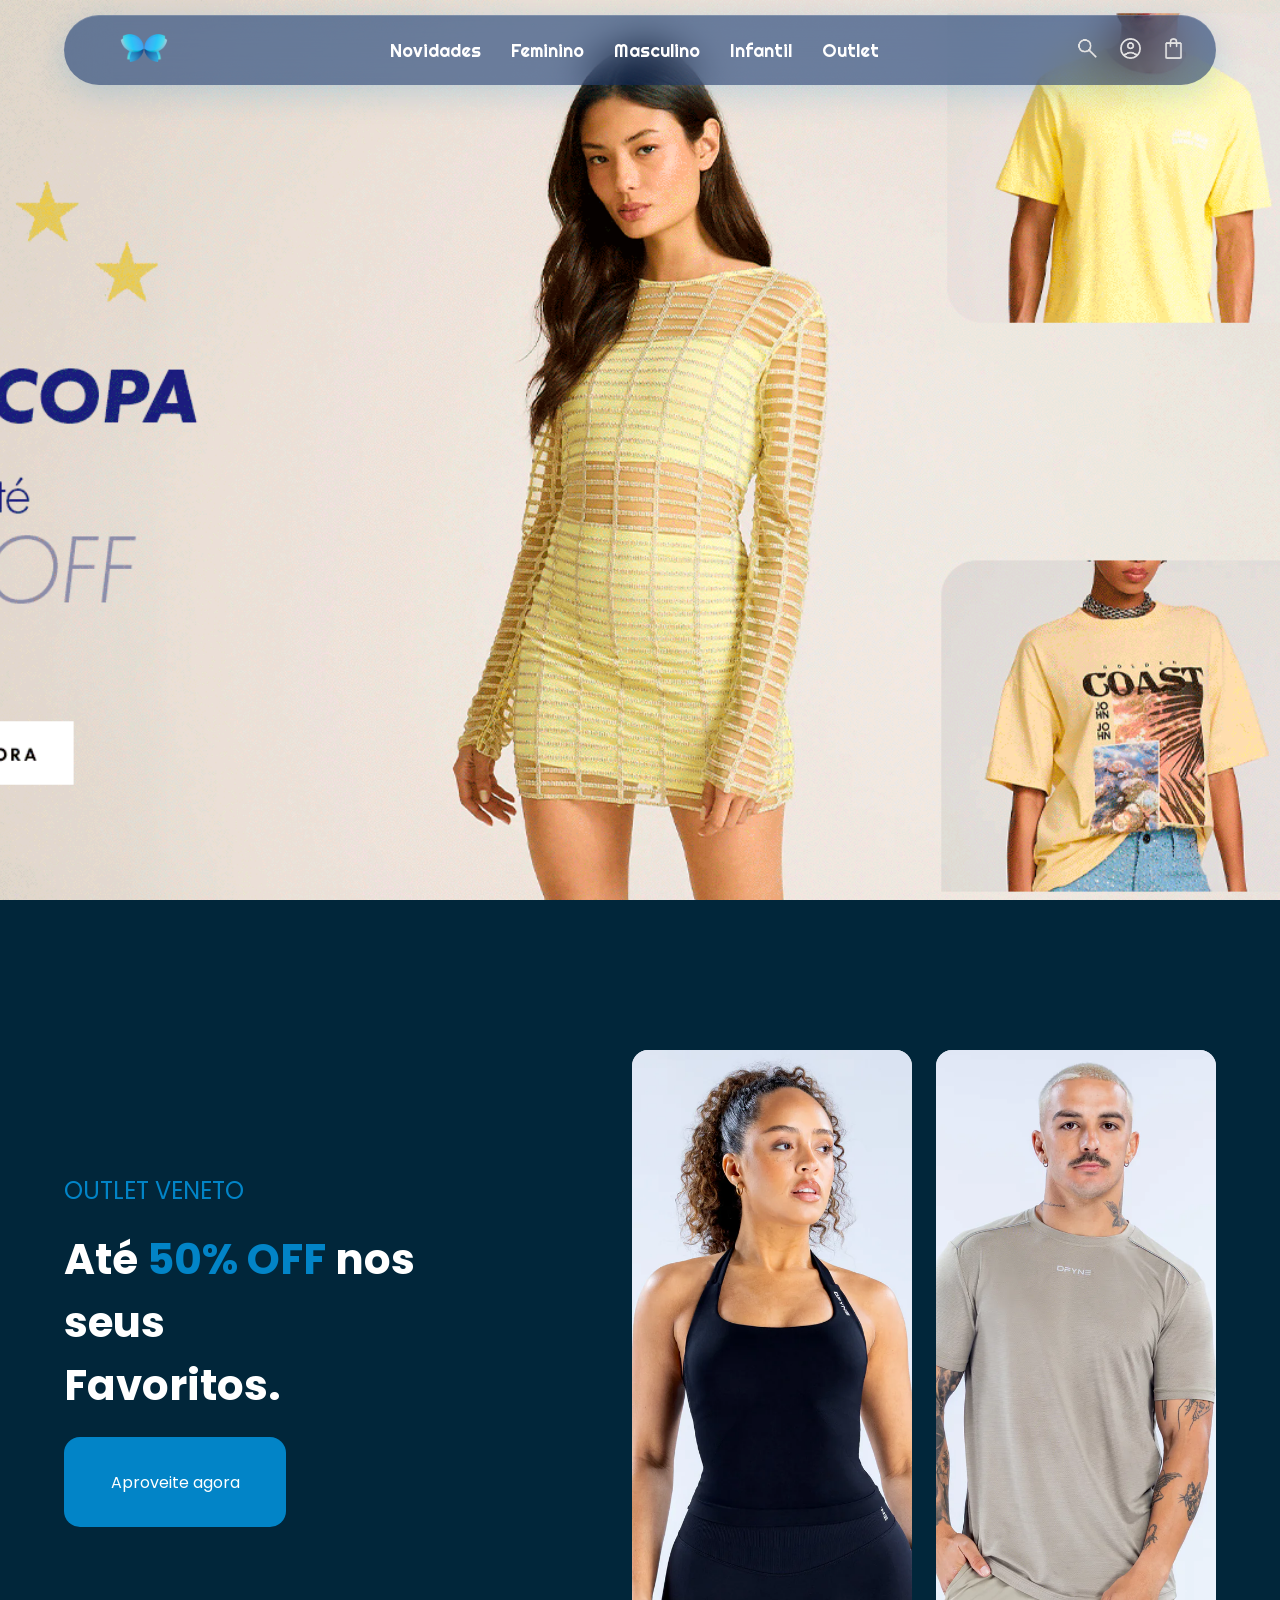
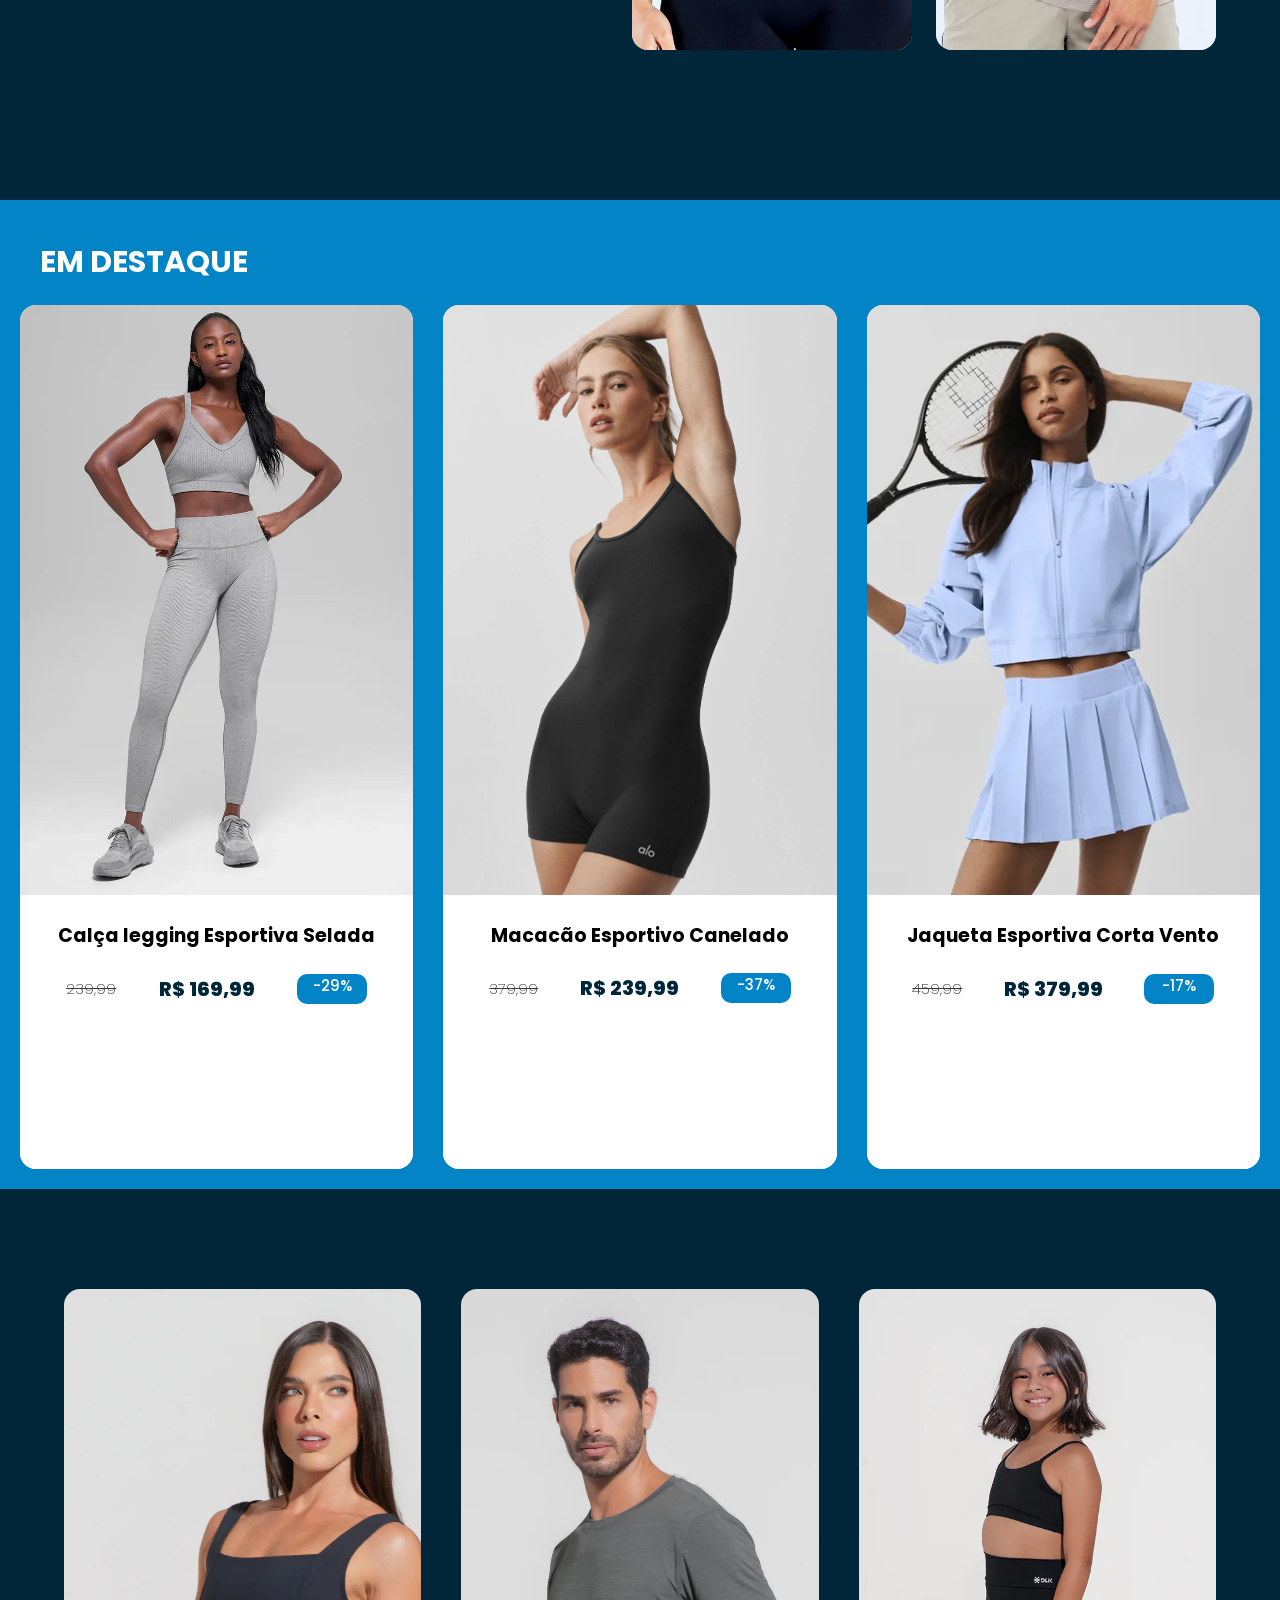
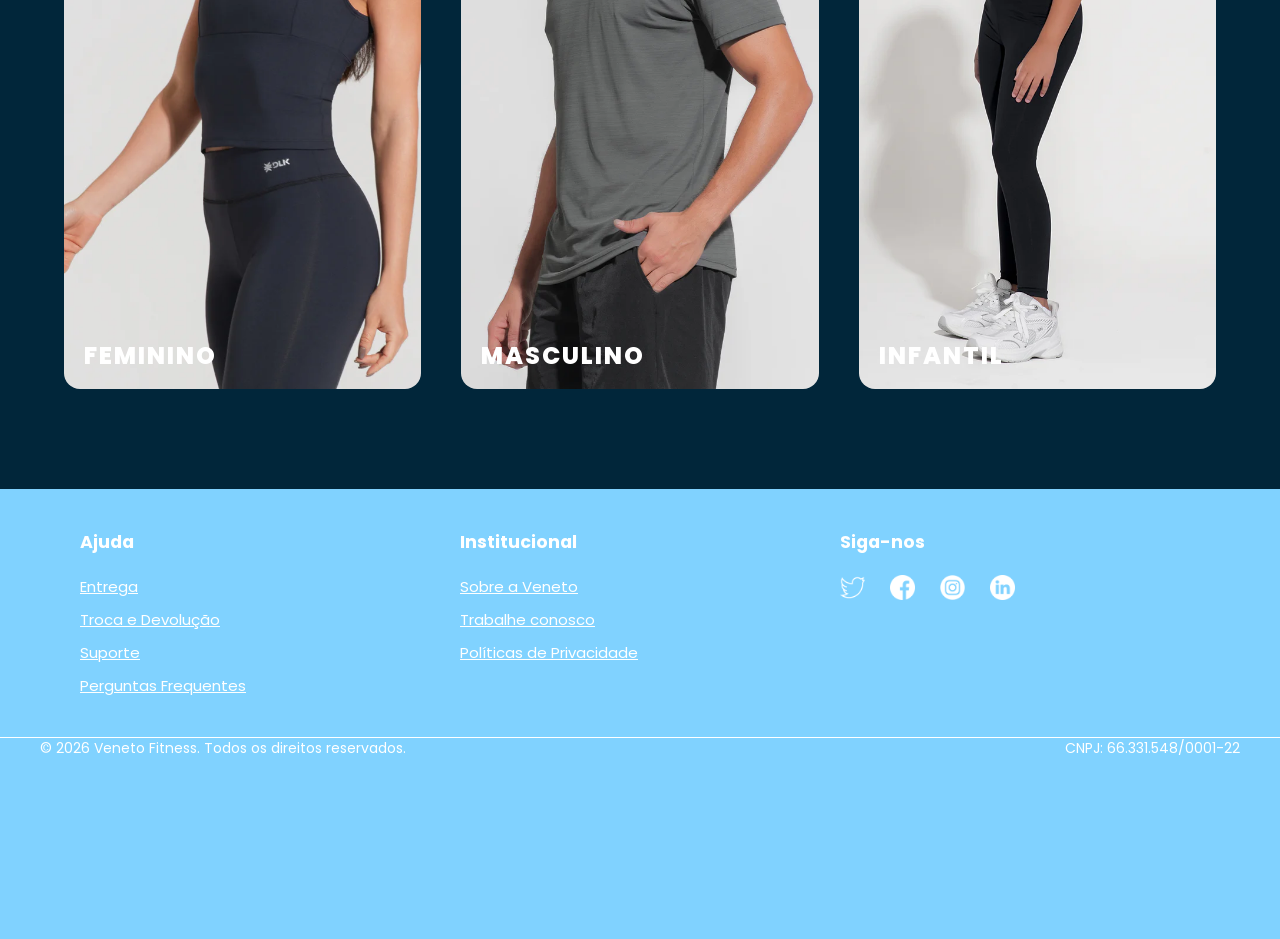
<file: index.html>
<!DOCTYPE html>
<html lang="pt-br">
<head>
    <meta charset="UTF-8">
    <meta name="viewport" content="width=device-width, initial-scale=1.0">
    <title>Veneto Fitness</title>
    <link rel="stylesheet" href="style.css">
</head>
<body>

<div class="container-all-grid-home">

    <header>

        <div class="header-form">

            <div class="logo">
                <a href="index.html"><img src="veneto-logo.png" alt=""></a>
            </div>

            <div class="lista-barra-header">
                <ul class="lista-header-first">
                    <li><a href="grade-produtos.html">Novidades</a></li>
                    <li><a href="grade-produtos.html">Feminino</a></li>
                    <li><a href="grade-produtos.html">Masculino</a></li>
                    <li><a href="grade-produtos.html">Infantil</a></li>
                    <li><a href="grade-produtos.html">Outlet</a></li>
                </ul>
            </div>

            <div class="icones-barra-header">
                <ul class="lista-header-second">
                    <li><a href="search.html"><span><img class="lupa-img" src="lupa.png" alt=""></span></a></li>
                    <li><a href="login.html"><span><img class="login-img" src="avatar.png" alt=""></span></a></li>
                    <li><a href="pedidos.html"><span><img class="sacola-img" src="sacola.png.png" alt=""></span></a></li>
                </ul>
            </div>
        </div>      

    </header>

    <main>
        
        <a href="grade-produtos.html"><section class="banner-home-section">
            
        </section></a>

        <section class="outlet-section-home">

            <div class="container-texto-produto-outlet-home">

                <div class="texto-outlet-home">

                    <p>OUTLET VENETO</p>
                    <h2>Até <span>50% OFF</span> nos seus <br> Favoritos.</h2>
                    <div class="container-botao-aproveite">
                        <a href="grade-produtos.html" class="a-botao-aproveite">Aproveite agora</a>
                    </div>

                </div>

                <div class="container-produto-outlet-home">

                    <div class="container-produto1-outlet-home">
                        <a class="produto-link-outlet-home" href="produto.html"><img class="produto1-outlet-home-img" src="produto1-outlet-home.webp" alt=""></a>
                    </div>
                    <div class="container-produto2-outlet-home">
                        <a class="produto-link-outlet-home" href="produto.html"><img class="produto2-outlet-home-img" src="produto2-outlet-home.webp" alt=""></a>
                    </div>

                </div>      
            </div>

        </section>

        <section class="em-destaque-section">
            <div class="container-h2-emDestaque"><h2>EM DESTAQUE</h2></div>
            <div class="container-produtos-destaque-home">
                <ul class="lista-produtos-destaque-home">

                    <li class="li-lista-produtos-destaque-home">
                        <a href="produto.html" class="a-destaque">
                        <div class="container-img-texto-produtos-destaque-home">

                            <div class="produto-destaque-home-img"><img src="produto1-destaque-home.webp" alt=""></div>

                            <div class="caixa-texto-produto-destaque-home">
                                <h3>Calça legging Esportiva Selada</h3>
                                
                                <div class="preco-linha-produto-destaque-home">
                                    <span class="preco-antigo-destaque-home">239,99</span>
                                    <span class="preco-novo-destaque-home">R$ 169,99</span>
                                    <span class="desconto-produto-destaque-home">-29%</span>
                                </div>

                            </div>

                        </div>
                        </a>                          
                   </li>
                        
                    <li class="li-lista-produtos-destaque-home">
                        <a href="produto.html" class="a-destaque">
                        <div class="container-img-texto-produtos-destaque-home">
                            
                            <div class="produto-destaque-home-img"><img src="produto2-destaque-home.webp" alt=""></div>

                            <div class="caixa-texto-produto-destaque-home">
                                <h3>Macacão Esportivo Canelado</h3>
                                
                                <div class="preco-linha-produto-destaque-home">
                                    <span class="preco-antigo-destaque-home">379,99</span>
                                    <span class="preco-novo-destaque-home">R$ 239,99</span>
                                    <span class="desconto-produto-destaque-home">-37%</span>
                                </div>
                            </div>

                        </div>
                        </a>
                    </li>
                        
                    <li>
                        <a href="produto.html" class="a-destaque">
                        <div class="container-img-texto-produtos-destaque-home">

                            <div class="produto-destaque-home-img"><img src="produto3-destaque-home.webp" alt=""></div>

                            <div class="caixa-texto-produto-destaque-home">
                                <h3>Jaqueta Esportiva Corta Vento</h3>
                                
                                <div class="preco-linha-produto-destaque-home">
                                    <span class="preco-antigo-destaque-home">459,99</span>
                                    <span class="preco-novo-destaque-home">R$ 379,99</span>
                                    <span class="desconto-produto-destaque-home">-17%</span>
                                </div>
                            </div>

                        </div>
                        </a>
                    </li>
                </ul>
            </div>
        </section>

        <section class="categoria-section-home">
            <div class="container-categorias-home">

                <ul class="lista-categorias-home">

                    <li>
                        <div class="container-img-texto-categoria-home">

                            <div class="caixa-categoria-home">
                                <a href="search.html"><img src="categoria-feminina.webp" alt=""></a>
                            </div>

                            <div class="caixa-texto-categoria-home">
                                <h3>Feminino</h3>
                            </div>

                        </div>
                    </li>

                     <li>
                        <div class="container-img-texto-categoria-home">

                            <div class="caixa-categoria-home">
                                <a href="search.html"><img src="categoria-masculino.webp" alt=""></a>
                            </div>

                            <div class="caixa-texto-categoria-home">
                                <h3>Masculino</h3>
                            </div>

                        </div>
                    </li>

                     <li>
                        <div class="container-img-texto-categoria-home">

                            <div class="caixa-categoria-home">
                                <a href="search.html"><img src="categoria-infantil.webp" alt=""></a>
                            </div>

                            <div class="caixa-texto-categoria-home">
                                <h3>Infantil</h3>
                            </div>

                        </div>
                    </li>

                </ul>

            </div>
        </section>

    </main>

    <footer>

        <div class="container-footer">

            <div class="container-listas-grid">

                <div class="container-footer-ajuda">

                    <h3>Ajuda</h3>

                    <ul class="lista-footer-ajuda">
                        <li><a href="index.html">Entrega</a></li>
                        <li><a href="index.html">Troca e Devolução</a></li>
                        <li><a href="index.html">Suporte</a></li>
                        <li><a href="index.html">Perguntas Frequentes</a></li>
                    </ul>
                </div>

                <div class="container-footer-institucional">

                    <h3>Institucional</h3>

                    <ul class="lista-footer-institucional">
                        <li><a href="about.html">Sobre a Veneto</a></li>
                        <li><a href="index.html">Trabalhe conosco</a></li>
                        <li><a href="index.html">Políticas de Privacidade</a></li>
                    </ul>
                </div>

                <div class="container-footer-redes-sociais">

                    <h3>Siga-nos</h3>

                    <div class="container-redes-sociais-footer">
                        <div class="caxia-img-rede-social"><img src="twitter.png" alt=""></div>
                        <div class="caxia-img-rede-social"><img src="facebook.png" alt=""></div>
                        <div class="caxia-img-rede-social"><img src="instagram.png" alt=""></div>
                        <div class="caxia-img-rede-social"><img src="linkedin.png" alt=""></div>
                    </div>
                </div>
            </div>

            <div class="conteiner-footer-baixo">
                <p>&copy; 2026 Veneto Fitness. Todos os direitos reservados.</p>
                <p>CNPJ: 66.331.548/0001-22</p>
            </div>

        </div>

    </footer>

</div>

</body>
</html>
</file>
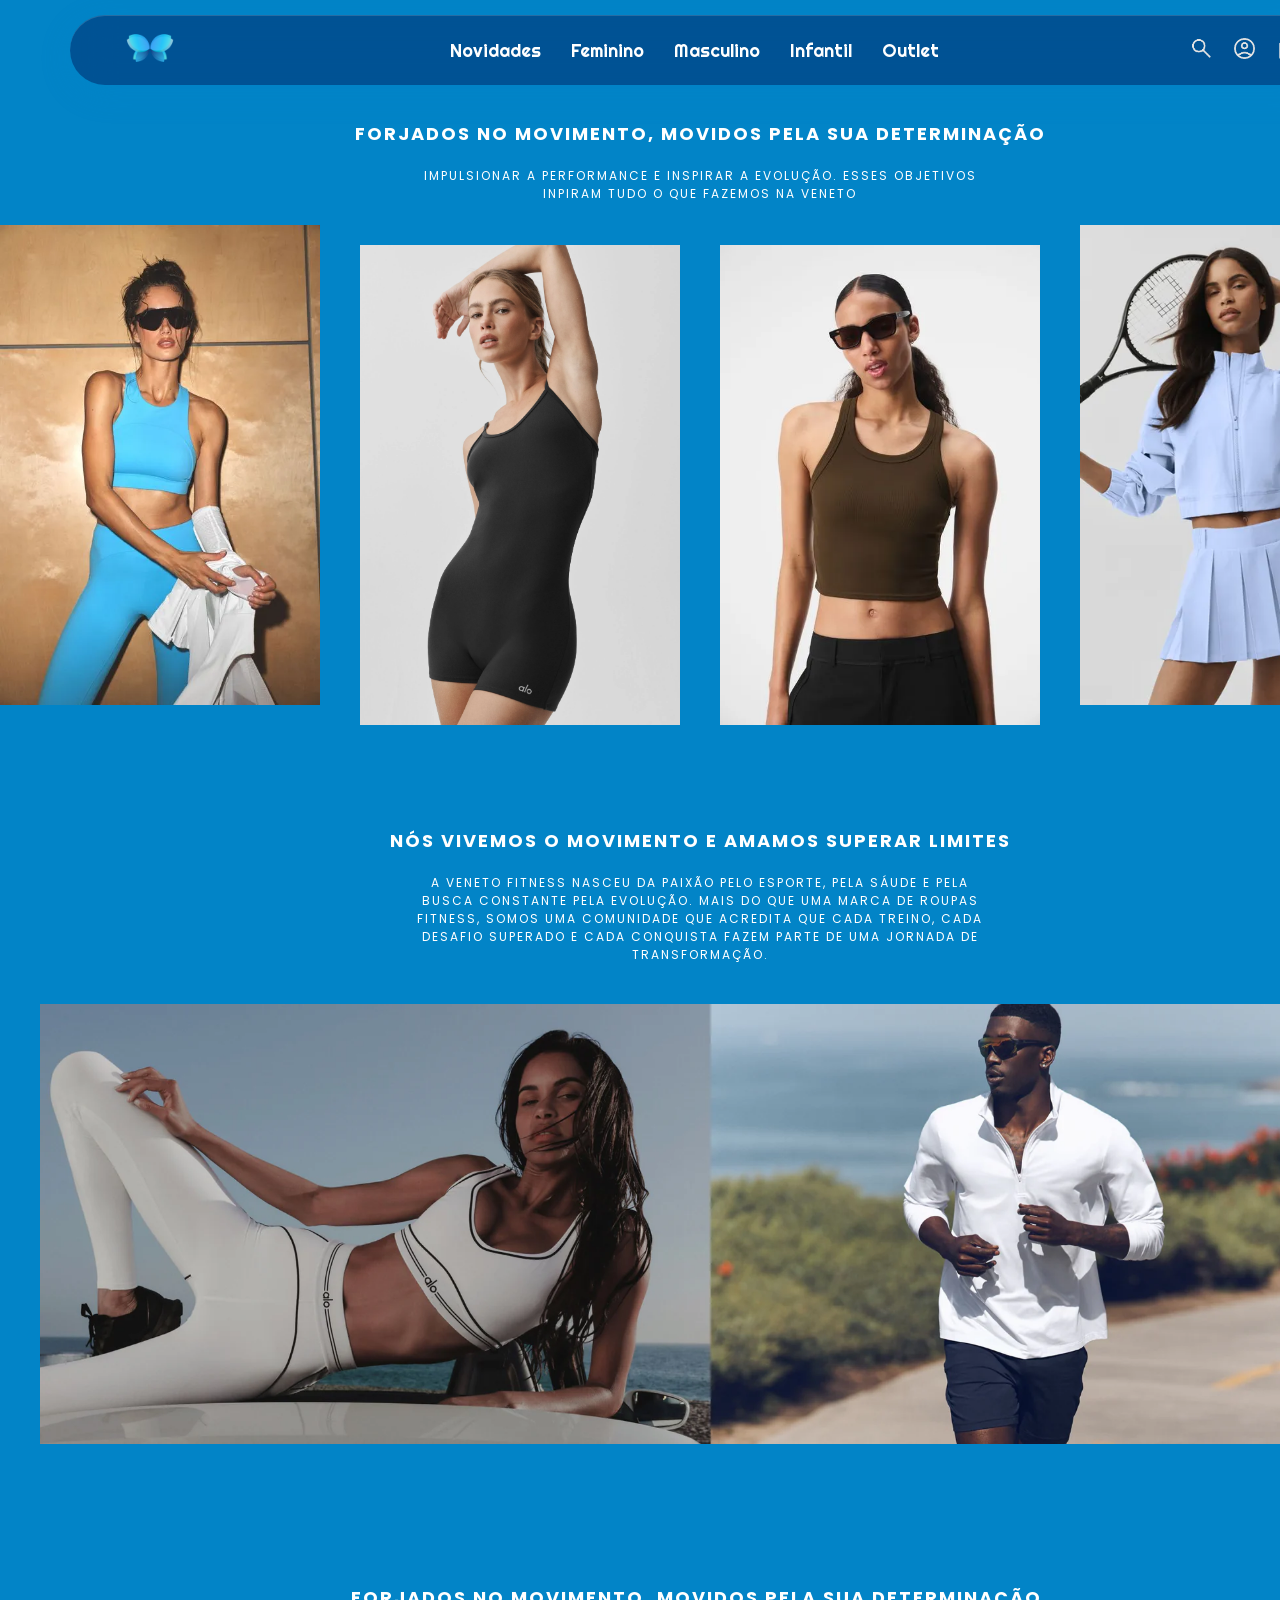
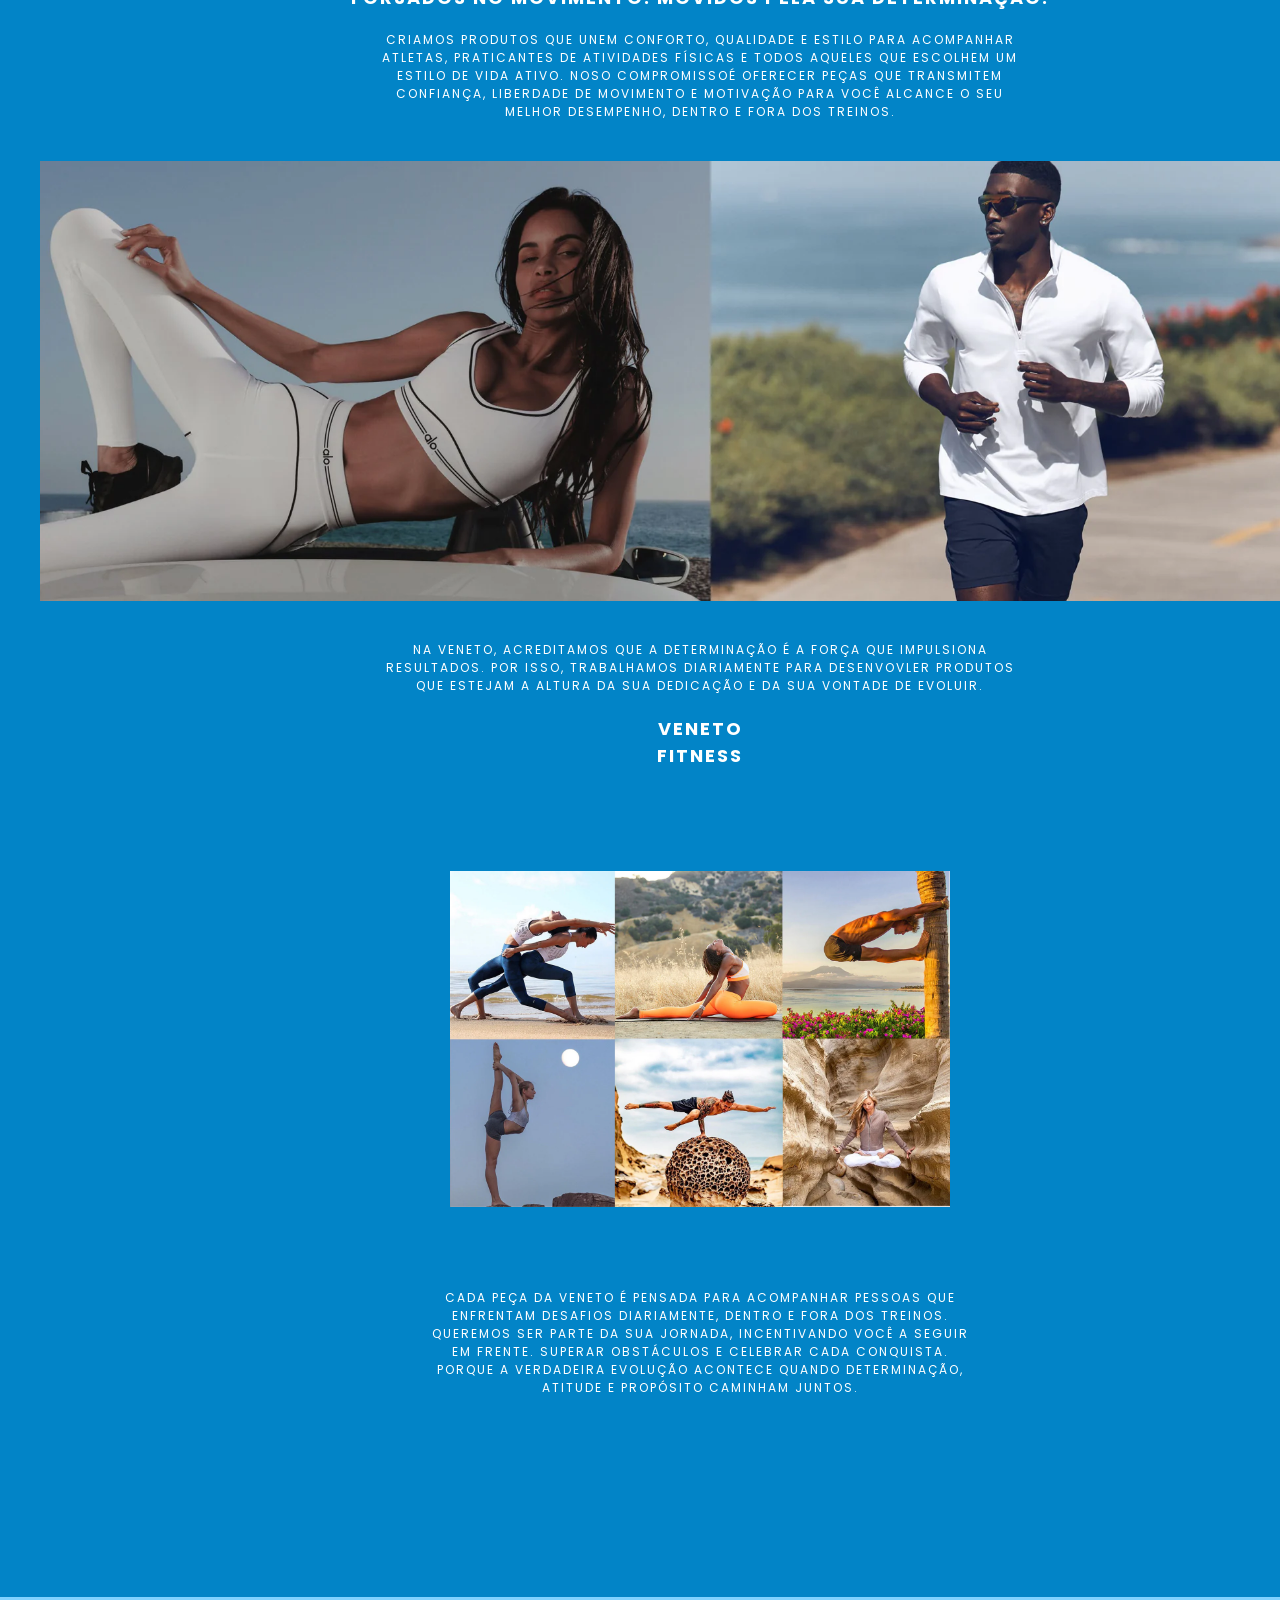
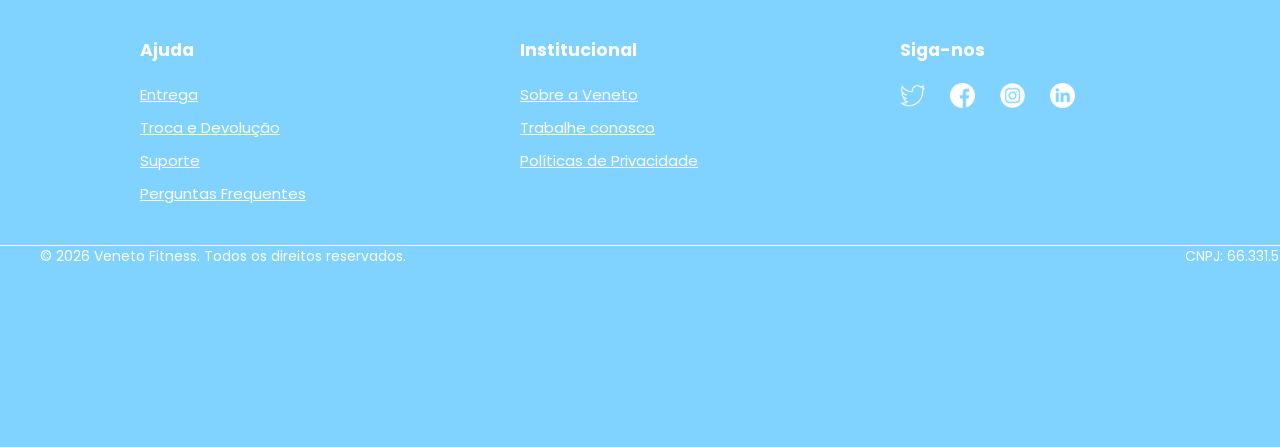
<file: about.html>
<!DOCTYPE html>
<html lang="pt-br">
<head>
    <meta charset="UTF-8">
    <meta name="viewport" content="width=device-width, initial-scale=1.0">
    <title>Sobre a Veneto</title>
    <link rel="stylesheet" href="about.css">
</head>
<body>
    <div class="container-all-grid-about">
        <header>

        <div class="header-form">

            <div class="logo">
                <a href="index.html"><img src="veneto-logo.png" alt=""></a>
            </div>

            <div class="lista-barra-header">
                <ul class="lista-header-first">
                    <li><a href="grade-produtos.html">Novidades</a></li>
                    <li><a href="grade-produtos.html">Feminino</a></li>
                    <li><a href="grade-produtos.html">Masculino</a></li>
                    <li><a href="grade-produtos.html">Infantil</a></li>
                    <li><a href="grade-produtos.html">Outlet</a></li>
                </ul>
            </div>

            <div class="icones-barra-header">
                <ul class="lista-header-second">
                    <li><a href="search.html"><span><img class="lupa-img" src="lupa.png" alt=""></span></a></li>
                    <li><a href="login.html"><span><img class="login-img" src="avatar.png" alt=""></span></a></li>
                    <li><a href="pedidos.html"><span><img class="sacola-img" src="sacola.png.png" alt=""></span></a></li>
                </ul>
            </div>
        </div>      

    </header>

    <main>

        <section class="title">
            <h1>Forjados no movimento, movidos pela sua determinação</h1>
            <p>Impulsionar a performance e inspirar a evolução. Esses objetivos <br> inpiram tudo o que fazemos na Veneto</p>
        </section>

        <section class="section-imagens">
            <div class="container-4imagens">
                <div class="caixa-4img"><img src="produto1search.webp" alt=""></div>
                <div class="caixa-4img" style="margin-top: 40px;"><img src="produto2-destaque-home.webp" alt=""></div>
                <div class="caixa-4img" style="margin-top: 40px;"><img src="produto3search.webp" alt=""></div>
                <div class="caixa-4img"><img src="produto3-destaque-home.webp" alt=""></div>
            </div>
        </section>

        <section class="section-retangulo1">
            <div class="title">
                <h1>Nós vivemos o movimento e amamos superar limites</h1>
                <p>A Veneto Fitness nasceu da paixão pelo esporte, pela sáude e pela <br>
                    busca constante pela evolução. Mais do que uma marca de roupas <br>
                    fitness, somos uma comunidade que acredita que cada treino, cada <br>
                    desafio superado e cada conquista fazem parte de uma jornada de <br>
                    transformação.
                </p>
            </div>
            <div class="retangulo-img"><img src="banner-about.jpg" alt=""></div>
        </section>

        <section class="section-retangulo1">
            <div class="title">
                <h1>Forjados no movimento. Movidos pela sua determinação.</h1>
                <p>
                    Criamos produtos que unem conforto, qualidade e estilo para acompanhar <br>
                    atletas, praticantes de atividades físicas e todos aqueles que escolhem um <br>
                    estilo de vida ativo. Noso compromissoé oferecer peças que transmitem <br>
                    confiança, liberdade de movimento e motivação para você alcance o seu <br>
                    melhor desempenho, dentro e fora dos treinos.
                </p>
            </div>

            <div class="retangulo-img"><img src="banner-about.jpg" alt=""></div>
        </section>

        <section class="title">
            <p>
               Na Veneto, acreditamos que a determinação é a força que impulsiona <br>
               resultados. Por isso, trabalhamos diariamente para desenvovler produtos <br>
               que estejam a altura da sua dedicação e da sua vontade de evoluir. 
            </p>
        </section>

        <section class="title"><h1>Veneto <br> Fitness</h1></section>

        <section class="quadrado-6imagens">
            <div class="div-quadrado-6img"><img src="6img.webp" alt=""></div>
        </section>

        <section class="texto-final">
            <div class="title">
                <p>
                    Cada peça da Veneto é pensada para acompanhar pessoas que <br>
                    enfrentam desafios diariamente, dentro e fora dos treinos. <br>
                    Queremos ser parte da sua jornada, incentivando você a seguir <br>
                    em frente. superar obstáculos e celebrar cada conquista. <br>
                    Porque a verdadeira evolução acontece quando determinação, <br>
                    atitude e propósito caminham juntos.
                </p>
            </div>
        </section>

    </main>

    <footer>

        <div class="container-footer">

            <div class="container-listas-grid">

                <div class="container-footer-ajuda">

                    <h3>Ajuda</h3>

                    <ul class="lista-footer-ajuda">
                        <li><a href="index.html">Entrega</a></li>
                        <li><a href="index.html">Troca e Devolução</a></li>
                        <li><a href="index.html">Suporte</a></li>
                        <li><a href="index.html">Perguntas Frequentes</a></li>
                    </ul>
                </div>

                <div class="container-footer-institucional">

                    <h3>Institucional</h3>

                    <ul class="lista-footer-institucional">
                        <li><a href="about.html">Sobre a Veneto</a></li>
                        <li><a href="index.html">Trabalhe conosco</a></li>
                        <li><a href="index.html">Políticas de Privacidade</a></li>
                    </ul>
                </div>

                <div class="container-footer-redes-sociais">

                    <h3>Siga-nos</h3>

                    <div class="container-redes-sociais-footer">
                        <div class="caxia-img-rede-social"><img src="twitter.png" alt=""></div>
                        <div class="caxia-img-rede-social"><img src="facebook.png" alt=""></div>
                        <div class="caxia-img-rede-social"><img src="instagram.png" alt=""></div>
                        <div class="caxia-img-rede-social"><img src="linkedin.png" alt=""></div>
                    </div>
                </div>
            </div>

            <div class="conteiner-footer-baixo">
                <p>&copy; 2026 Veneto Fitness. Todos os direitos reservados.</p>
                <p>CNPJ: 66.331.548/0001-22</p>
            </div>

        </div>

    </footer>
    </div>
</body>
</html>
</file>
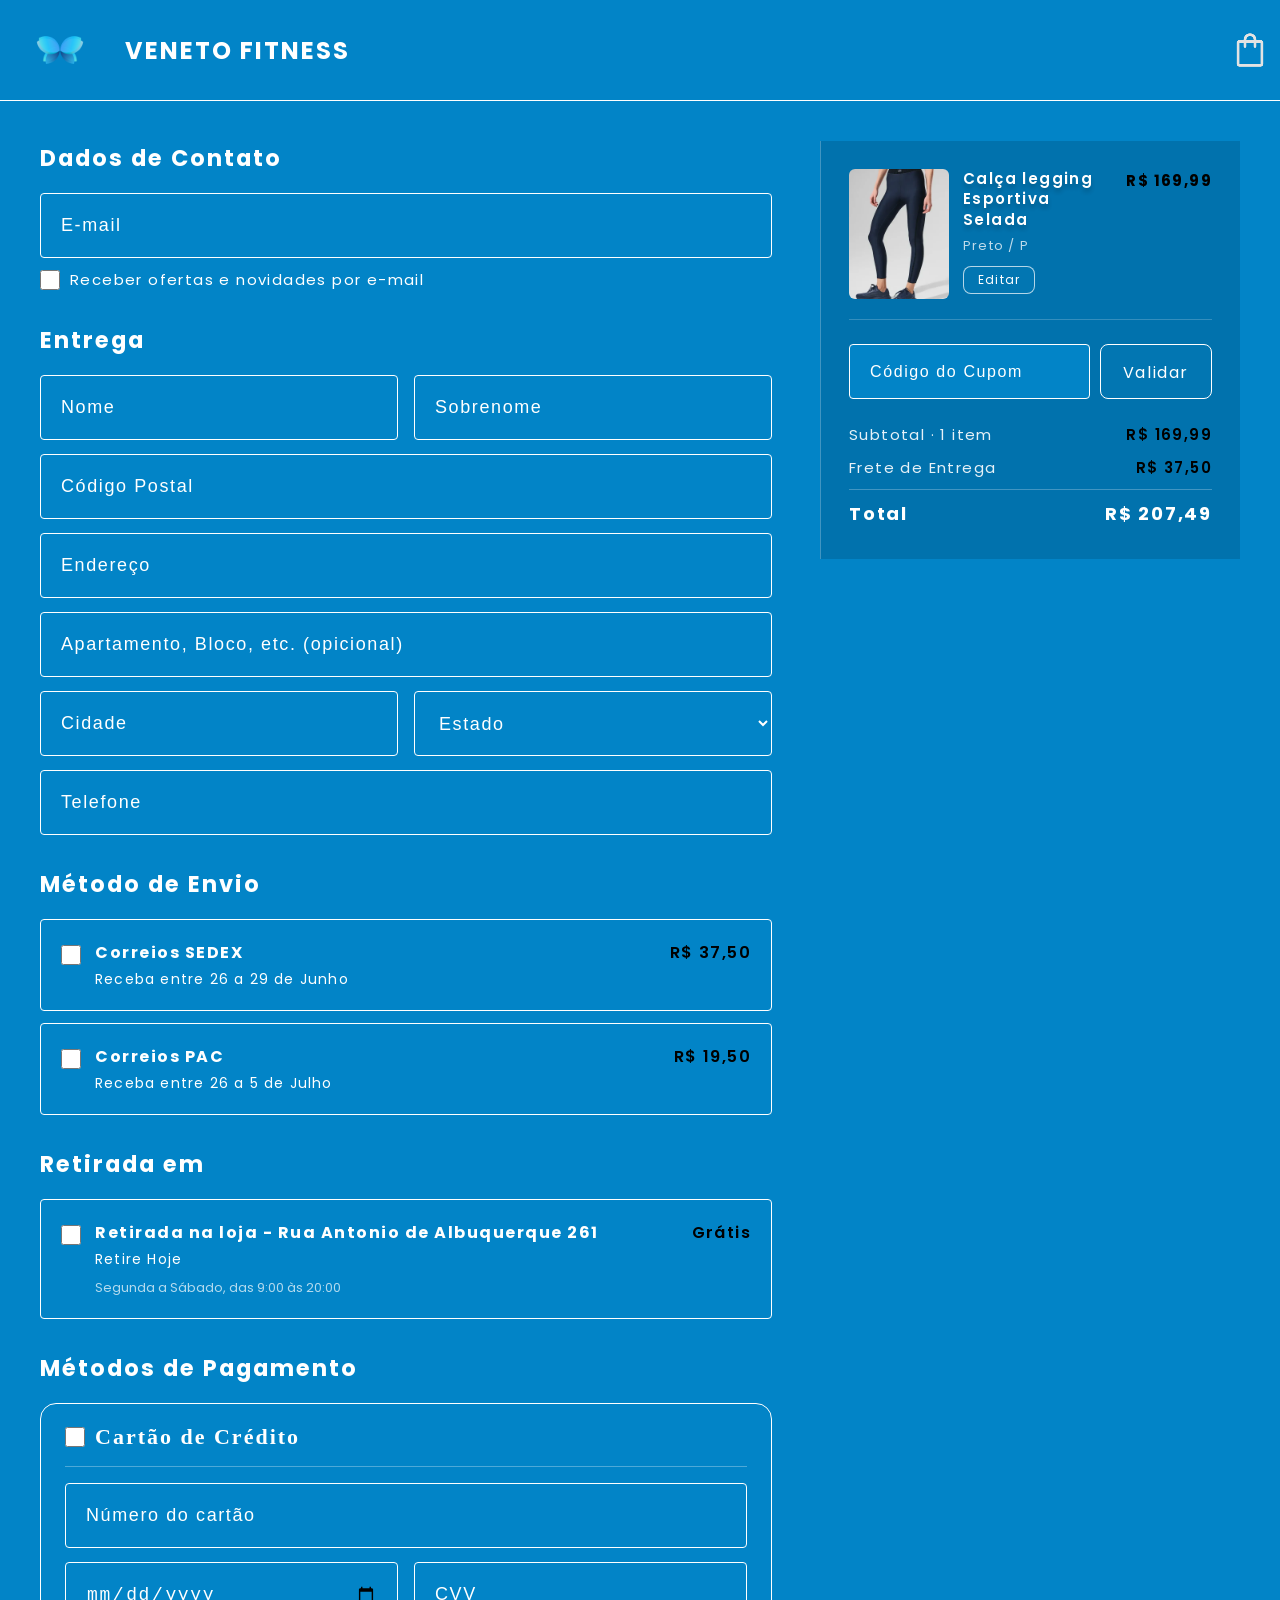
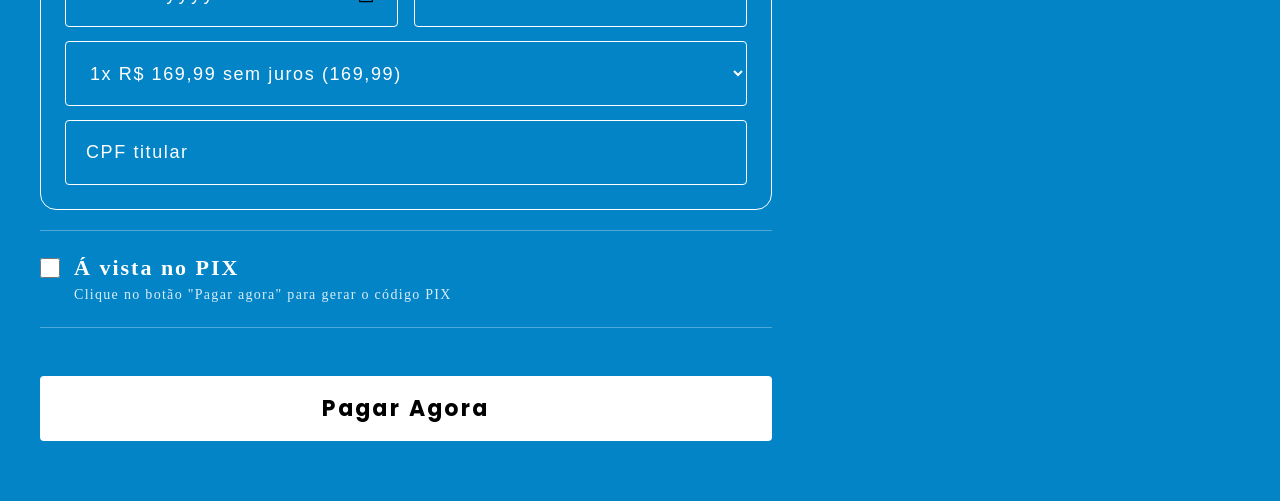
<file: checkout.html>
<!DOCTYPE html>
<html lang="pt-br">
<head>
    <meta charset="UTF-8">
    <meta name="viewport" content="width=device-width, initial-scale=1.0">
    <title>Check Out</title>
    <link rel="stylesheet" href="checkout.css">
</head>
<body>
    <div class="container-all-grid-checkout">

        <header>
            <div class="container-header">
                <div class="logo-texto-header">
                    <a href="index.html"><img src="veneto-logo.png" alt=""></a>
                    <a href="index.html"><h1>VENETO FITNESS</h1></a>
                </div>

                <div class="sacola-div">
                    <a href="pedidos.html"><img src="sacola.png.png" alt=""></a>
                </div>
            </div>
        </header>

        <main class="container-esquerda-direita">

            <div class="container-esquerda">

                <div class="h2-title" style="margin-top: 0;"><h2>Dados de Contato</h2></div>

                <div class="header-dados">
                    <div class="container-inputs-header">
                        <input type="email" class="campo-email" placeholder="E-mail">
                        <label class="label-opcao-novidades">
                            <input type="checkbox">
                            Receber ofertas e novidades por e-mail
                        </label>
                    </div>
                </div>

                <div class="h2-title"><h2>Entrega</h2></div>

                <fieldset>

                    <div class="container-nome-sobrenome">
                        <div class="div-input-nomes">
                            <input type="text" class="input-nome" placeholder="Nome">
                        </div>
                        <div class="div-input-nomes">
                            <input type="text" class="input-sobrenome" placeholder="Sobrenome">
                        </div>
                    </div>

                    <div class="container-cep">
                        <input type="tel" class="input-cep" placeholder="Código Postal">
                    </div>

                    <div class="container-endereço">
                        <input type="text" class="input-endereco" placeholder="Endereço">
                    </div>
                    
                    <div class="container-complemento">
                        <input type="text" class="input-complemento" placeholder="Apartamento, Bloco, etc. (opicional)">
                    </div>

                    <div class="container-cidade-estado">
                        <div class="div-input-cidade/estado">
                            <input type="text" class="input-cidade" placeholder="Cidade">
                        </div>
                        <div class="div-input-cidade/estado">
                            <select name="estado" class="select-estado">
                                <option value="">Estado</option>
                                <option value="mg">Minas Gerais</option>
                                <option value="sp">São Paulo</option>
                                <option value="rj">Rio de Janeiro</option>
                                <option value="sc">Santa Catarina</option>
                                <option value="bh">Bahia</option>
                                <option value="es">Espírito Santo</option>
                                <option value="go">Goiás</option>
                                <option value="mt">Mato Grosso</option>
                                <option value="rn">Rio Grande do Norte</option>
                                <option value="pr">Paraná</option>
                                <option value="pe">Pernanbuco</option>
                            </select>
                        </div>
                    </div>

                    <div class="div-input-telefone">
                        <input type="tel" class="input-telefone" placeholder="Telefone">
                    </div>

                    <div class="h2-title"><h2>Método de Envio</h2></div>

                    <div class="container-sedex">
                        <div class="div-checkbox">
                            <input type="checkbox">
                        </div>
                        <div class="div-dois-texto">
                            <p class="p-sedex"><b>Correios SEDEX</b></p>
                            <p class="p-data">Receba entre 26 a 29 de Junho</p>
                        </div>
                        <div class="div-valor-texto">
                            <span class="preco-produto">R$ 37,50</span>
                        </div>
                    </div>

                    <div class="container-pac">
                        <div class="div-checkbox">
                            <input type="checkbox">
                        </div>
                        <div class="div-dois-texto">
                            <p class="p-sedex"><b>Correios PAC</b></p>
                            <p class="p-data">Receba entre 26 a 5 de Julho</p>
                        </div>
                        <div class="div-valor-texto">
                            <span class="preco-produto">R$ 19,50</span>
                        </div>
                    </div>

                    <div class="h2-title"><h2>Retirada em</h2></div>

                    <div class="container-retirada">
                        <div class="div-checkbox">
                            <input type="checkbox">
                        </div>
                        <div class="div-dois-texto">
                            <p class="p-sedex"><b>Retirada na loja - Rua Antonio de Albuquerque 261</b></p>
                            <p class="p-data">Retire Hoje</p>
                            <p>Segunda a Sábado, das 9:00 às 20:00</p>
                        </div>
                        <div class="div-valor-texto">
                            <span class="preco-produto">Grátis</span>
                        </div>
                    </div>

                    <div class="h2-title"><h2>Métodos de Pagamento</h2></div>

                    <div class="container-cartão">
                        <div class="header-cartao">
                            <div class="div-checkbox-cartao">
                                <label>
                                    <input type="checkbox"> Cartão de Crédito
                                </label>
                            </div>
                        </div>
                            <div class="container-numeroCartao">
                                <input type="number" placeholder="Número do cartão">
                            </div>
                            <div class="container-data-cvv">
                                <div class="div-data-cvv">
                                    <input type="date" placeholder="Data de vencimento">
                                </div>
                                <div class="div-data-cvv">
                                    <input type="number" placeholder="CVV">
                                </div>
                            </div>
                            <div class="container-parcelas">
                                <select name="parcelas" class="select-parcelas">
                                    <option value="">1x R$ 169,99 sem juros (169,99)</option>
                                    <option value="">2x R$ 84,99 sem juros (169,99)</option>
                                    <option value="">3x R$ 56,66 sem juros (169,99)</option>
                                </select>
                            </div>
                            <div conainer-cpf>
                                <input type="number" placeholder="CPF titular">
                            </div>
                    </div>
                    <div class="container-pix">
                        <div class="checkbox-pix"><input type="checkbox"></div>
                        <div class="textos-pix">
                            <p>Á vista no PIX</p>
                            <p>Clique no botão "Pagar agora" para gerar o código PIX</p>
                        </div>
                    </div>
                </fieldset>

                <div class="botão-pagar">
                    <a href="index.html">Pagar Agora</a>
                </div>
            </div>

            <div class="container-direita-fixed">
                <div class="container-info-produto">
                    <div class="container-img-produto"><img src="produto2search.webp" alt=""></div>
                    <div class="texto-produto">
                        <h3>Calça legging Esportiva Selada</h3>
                        <p>Preto / P</p>
                        <div class="botao-editar"><a href="checkout.html">Editar</a></div>
                    </div>
                    <div class="preco-produto">R$ 169,99</div>
                </div>
                <div class="container-botao-cupom-validar">
                    <div class="div-codigo-cupom"><input type="text" placeholder="Código do Cupom"></div>
                    <div class="botao-validar"><a href="checkout.html">Validar</a></div>
                </div>
                <div class="texto-cima">
                    <div class="div-cima">
                        <p>Subtotal · 1 item</p>
                        <span>R$ 169,99</span>
                    </div>
                    <div class="div-baixo">
                        <p>Frete de Entrega</p>
                        <span>R$ 37,50</span>
                    </div>
                    <div class="div-preco-baixo">
                        <p>Total</p>
                        <span>R$ 207,49</span> 
                    </div>
                </div>
            </div>
            
        </main>
    </div>
</body>
</html>
</file>
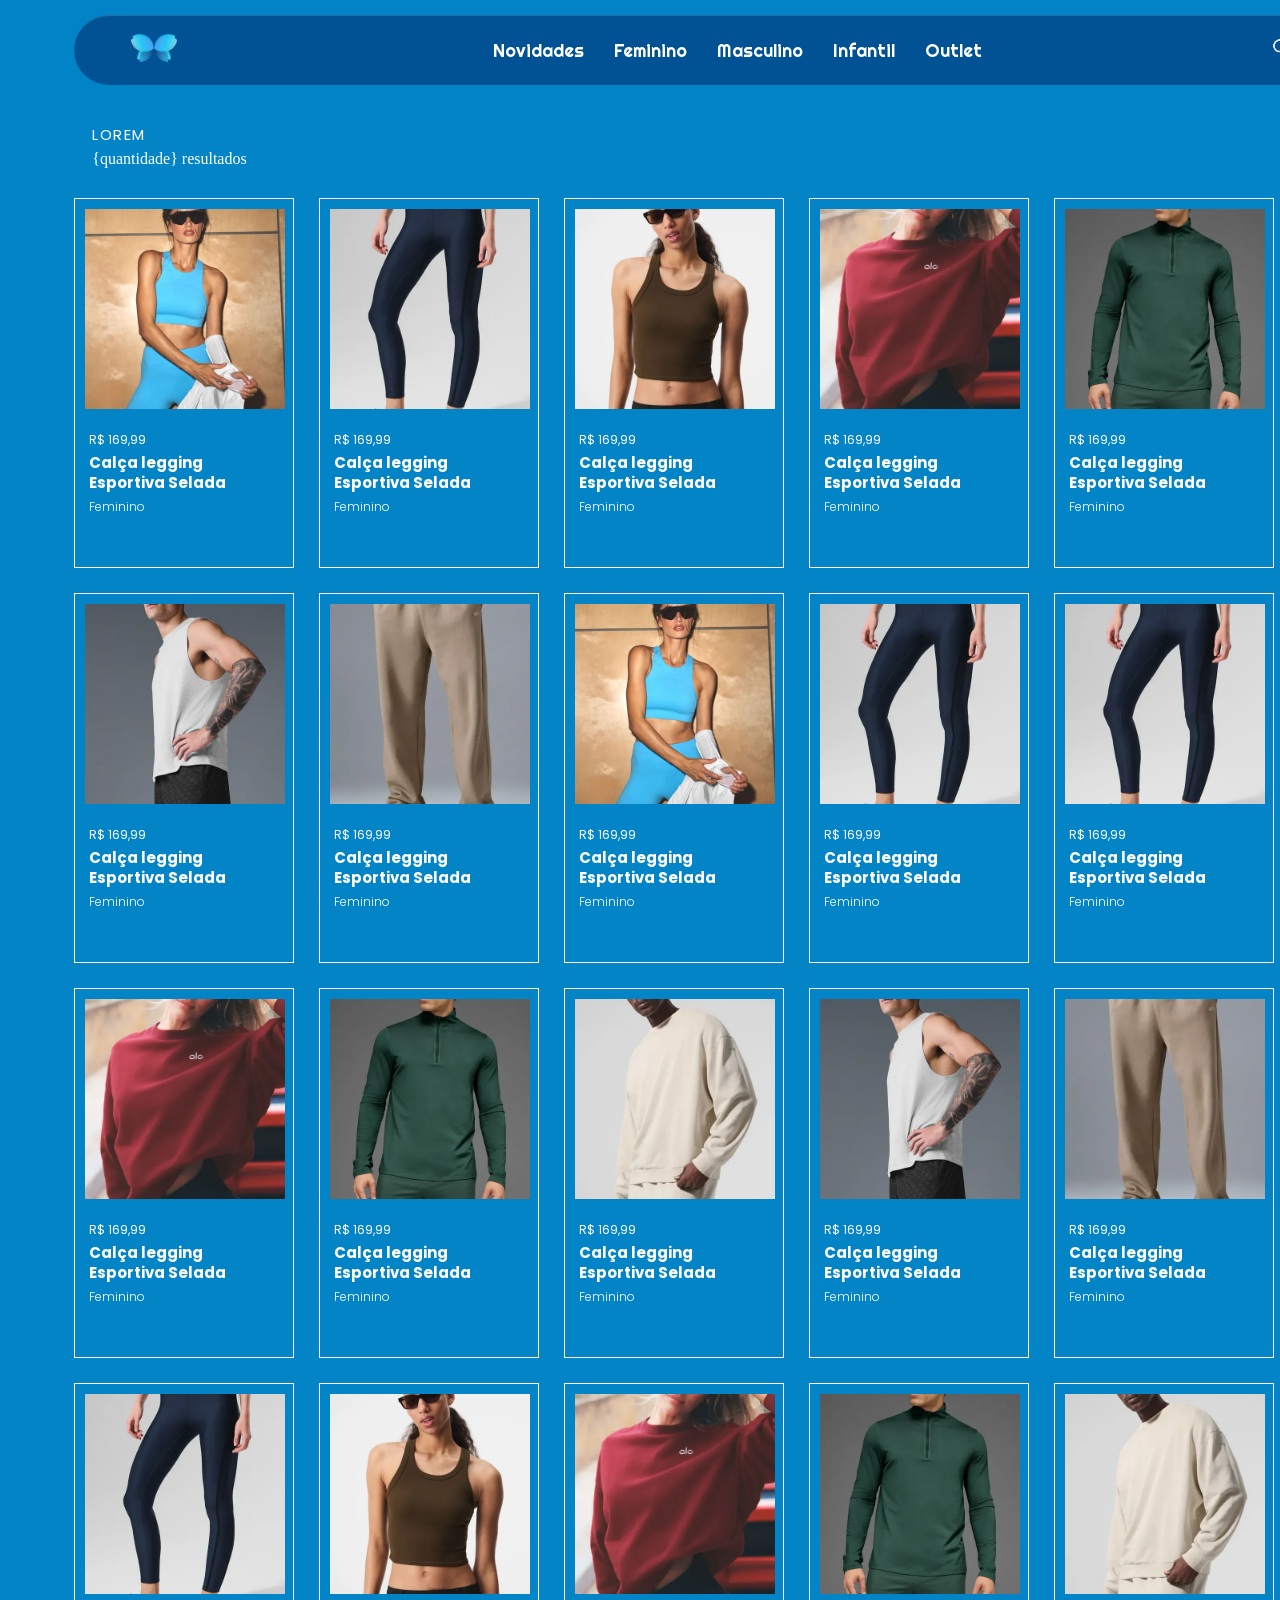
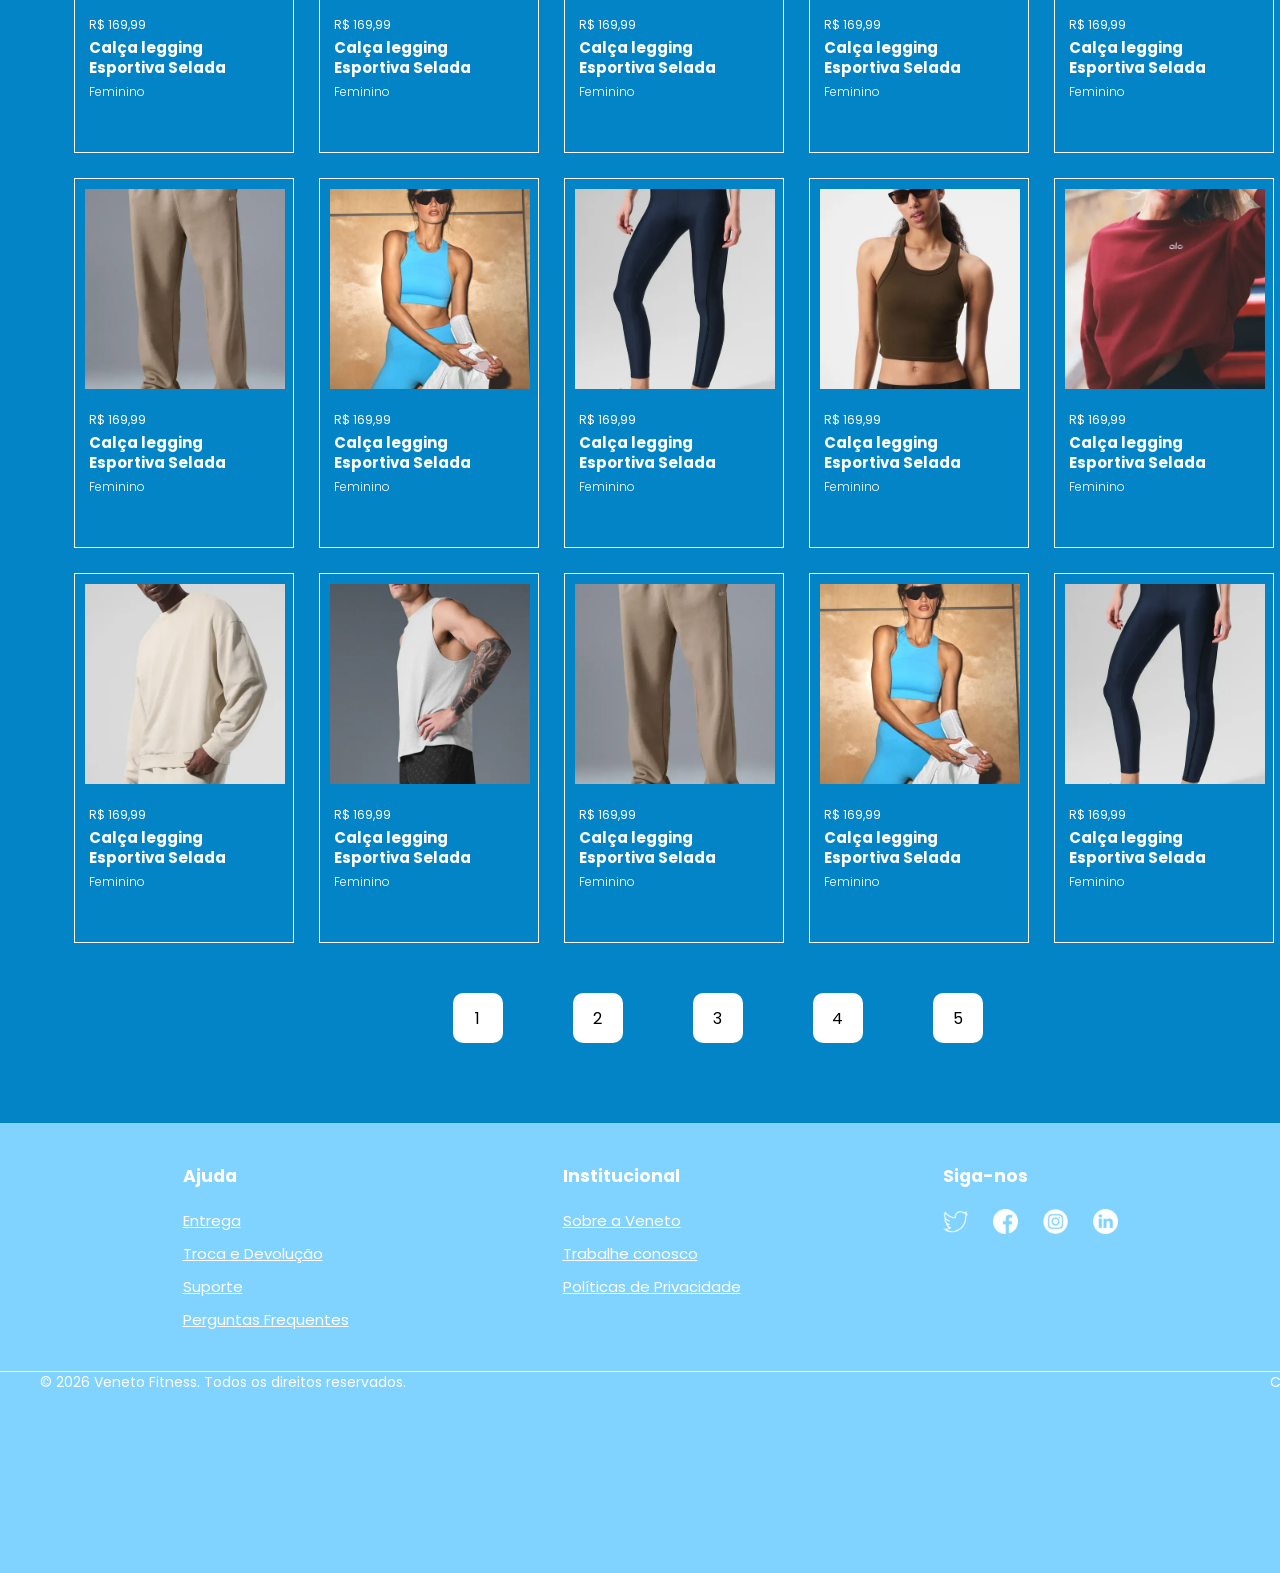
<file: grade-produtos.html>
<!DOCTYPE html>
<html lang="pt-br">
<head>
    <meta charset="UTF-8">
    <meta name="viewport" content="width=device-width, initial-scale=1.0">
    <title>Veneto Fitness Search</title>
    <link rel="stylesheet" href="grade-produtos.css">
</head>
<body>
    <div class="container-all-grid-search">
        <header>

            <div class="header-form">

                <div class="logo">
                    <a href="index.html"><img src="veneto-logo.png" alt=""></a>
                </div>

                <div class="lista-barra-header">
                    <ul class="lista-header-first">
                        <li><a href="grade-produtos.html">Novidades</a></li>
                        <li><a href="grade-produtos.html">Feminino</a></li>
                        <li><a href="grade-produtos.html">Masculino</a></li>
                        <li><a href="grade-produtos.html">Infantil</a></li>
                        <li><a href="grade-produtos.html">Outlet</a></li>
                    </ul>
                </div>

                <div class="icones-barra-header">
                    <ul class="lista-header-second">
                        <li><a href="search.html"><span><img class="lupa-img" src="lupa.png" alt=""></span></a></li>
                        <li><a href="login.html"><span><img class="login-img" src="avatar.png" alt=""></span></a></li>
                        <li><a href="pedidos.html"><span><img class="sacola-img" src="sacola.png.png" alt=""></span></a></li>
                    </ul>
                </div>
            </div>      

        </header>

        <main>
            
            <section class="title-filter-section-search">
                <div class="container-title-filter-search">

                    <div class="container-title-search">
                        <h2>LOREM</h2>
                        <p>{quantidade} resultados</p>
                    </div>

                    <div class="container-filter-button-search">
                        <a href="search.html" class="a-filter-search">Filtro</a>
                    </div>
                </div>
            </section>

            <section class="produto-filtros-section-search">

                <div class="container-separar-produtos-filtros">

                    <div class="container-separar-produtos">
                        <a href="produto.html" class="a-link-produto-img-texto">
                            <div class="container-border-img-texto-produto">
                                <div class="container-img-produto">
                                    <img src="produto1search.webp" alt="">
                                </div>
                                <div class="container-texto-produto">
                                    <span>R$ 169,99</span>
                                    <h4>Calça legging Esportiva Selada</h4>
                                    <p>Feminino</p>
                                </div>
                            </div>
                        </a>
                        <a href="produto.html" class="a-link-produto-img-texto">
                            <div class="container-border-img-texto-produto">
                                <div class="container-img-produto">
                                    <img src="produto2search.webp" alt="">
                                </div>
                                <div class="container-texto-produto">
                                    <span>R$ 169,99</span>
                                    <h4>Calça legging Esportiva Selada</h4>
                                    <p>Feminino</p>
                                </div>
                            </div>
                        </a>
                        <a href="produto.html" class="a-link-produto-img-texto">
                            <div class="container-border-img-texto-produto">
                                <div class="container-img-produto">
                                    <img src="produto3search.webp" alt="">
                                </div>
                                <div class="container-texto-produto">
                                    <span>R$ 169,99</span>
                                    <h4>Calça legging Esportiva Selada</h4>
                                    <p>Feminino</p>
                                </div>
                            </div>
                        </a>
                        <a href="produto.html" class="a-link-produto-img-texto">
                            <div class="container-border-img-texto-produto">
                                <div class="container-img-produto">
                                    <img src="produto4search.webp" alt="">
                                </div>
                                <div class="container-texto-produto">
                                    <span>R$ 169,99</span>
                                    <h4>Calça legging Esportiva Selada</h4>
                                    <p>Feminino</p>
                                </div>
                            </div>
                        </a>
                        <a href="produto.html" class="a-link-produto-img-texto">
                            <div class="container-border-img-texto-produto">
                                <div class="container-img-produto">
                                    <img src="produto5search.webp" alt="">
                                </div>
                                <div class="container-texto-produto">
                                    <span>R$ 169,99</span>
                                    <h4>Calça legging Esportiva Selada</h4>
                                    <p>Feminino</p>
                                </div>
                            </div>
                        </a>
                        <a href="produto.html" class="a-link-produto-img-texto">
                            <div class="container-border-img-texto-produto">
                                <div class="container-img-produto">
                                    <img src="produto6search.webp" alt="">
                                </div>
                                <div class="container-texto-produto">
                                    <span>R$ 169,99</span>
                                    <h4>Calça legging Esportiva Selada</h4>
                                    <p>Feminino</p>
                                </div>
                            </div>
                        </a>
                        <a href="produto.html" class="a-link-produto-img-texto">
                            <div class="container-border-img-texto-produto">
                                <div class="container-img-produto">
                                    <img src="produto7search.webp" alt="">
                                </div>
                                <div class="container-texto-produto">
                                    <span>R$ 169,99</span>
                                    <h4>Calça legging Esportiva Selada</h4>
                                    <p>Feminino</p>
                                </div>
                            </div>
                        </a>
                        <a href="produto.html" class="a-link-produto-img-texto">
                            <div class="container-border-img-texto-produto">
                                <div class="container-img-produto">
                                    <img src="produto8search.webp" alt="">
                                </div>
                                <div class="container-texto-produto">
                                    <span>R$ 169,99</span>
                                    <h4>Calça legging Esportiva Selada</h4>
                                    <p>Feminino</p>
                                </div>
                            </div>
                        </a>
                        <a href="produto.html" class="a-link-produto-img-texto">
                            <div class="container-border-img-texto-produto">
                                <div class="container-img-produto">
                                    <img src="produto1search.webp" alt="">
                                </div>
                                <div class="container-texto-produto">
                                    <span>R$ 169,99</span>
                                    <h4>Calça legging Esportiva Selada</h4>
                                    <p>Feminino</p>
                                </div>
                            </div>
                        </a>
                        <a href="produto.html" class="a-link-produto-img-texto">
                            <div class="container-border-img-texto-produto">
                                <div class="container-img-produto">
                                    <img src="produto2search.webp " alt="">
                                </div>
                                <div class="container-texto-produto">
                                    <span>R$ 169,99</span>
                                    <h4>Calça legging Esportiva Selada</h4>
                                    <p>Feminino</p>
                                </div>
                            </div>
                        </a>
                        <a href="produto.html" class="a-link-produto-img-texto">
                            <div class="container-border-img-texto-produto">
                                <div class="container-img-produto">
                                    <img src="produto2search.webp" alt="">
                                </div>
                                <div class="container-texto-produto">
                                    <span>R$ 169,99</span>
                                    <h4>Calça legging Esportiva Selada</h4>
                                    <p>Feminino</p>
                                </div>
                            </div>
                        </a>
                        <a href="produto.html" class="a-link-produto-img-texto">
                            <div class="container-border-img-texto-produto">
                                <div class="container-img-produto">
                                    <img src="produto3search.webp" alt="">
                                </div>
                                <div class="container-texto-produto">
                                    <span>R$ 169,99</span>
                                    <h4>Calça legging Esportiva Selada</h4>
                                    <p>Feminino</p>
                                </div>
                            </div>
                        </a>
                        <a href="produto.html" class="a-link-produto-img-texto">
                            <div class="container-border-img-texto-produto">
                                <div class="container-img-produto">
                                    <img src="produto4search.webp" alt="">
                                </div>
                                <div class="container-texto-produto">
                                    <span>R$ 169,99</span>
                                    <h4>Calça legging Esportiva Selada</h4>
                                    <p>Feminino</p>
                                </div>
                            </div>
                        </a>
                        <a href="produto.html" class="a-link-produto-img-texto">
                            <div class="container-border-img-texto-produto">
                                <div class="container-img-produto">
                                    <img src="produto5search.webp" alt="">
                                </div>
                                <div class="container-texto-produto">
                                    <span>R$ 169,99</span>
                                    <h4>Calça legging Esportiva Selada</h4>
                                    <p>Feminino</p>
                                </div>
                            </div>
                        </a>
                        <a href="produto.html" class="a-link-produto-img-texto">
                            <div class="container-border-img-texto-produto">
                                <div class="container-img-produto">
                                    <img src="produto6search.webp" alt="">
                                </div>
                                <div class="container-texto-produto">
                                    <span>R$ 169,99</span>
                                    <h4>Calça legging Esportiva Selada</h4>
                                    <p>Feminino</p>
                                </div>
                            </div>
                        </a>
                        <a href="produto.html" class="a-link-produto-img-texto">
                            <div class="container-border-img-texto-produto">
                                <div class="container-img-produto">
                                    <img src="produto7search.webp" alt="">
                                </div>
                                <div class="container-texto-produto">
                                    <span>R$ 169,99</span>
                                    <h4>Calça legging Esportiva Selada</h4>
                                    <p>Feminino</p>
                                </div>
                            </div>
                        </a>
                        <a href="produto.html" class="a-link-produto-img-texto">
                            <div class="container-border-img-texto-produto">
                                <div class="container-img-produto">
                                    <img src="produto8search.webp" alt="">
                                </div>
                                <div class="container-texto-produto">
                                    <span>R$ 169,99</span>
                                    <h4>Calça legging Esportiva Selada</h4>
                                    <p>Feminino</p>
                                </div>
                            </div>
                        </a>
                        <a href="produto.html" class="a-link-produto-img-texto">
                            <div class="container-border-img-texto-produto">
                                <div class="container-img-produto">
                                    <img src="produto1search.webp" alt="">
                                </div>
                                <div class="container-texto-produto">
                                    <span>R$ 169,99</span>
                                    <h4>Calça legging Esportiva Selada</h4>
                                    <p>Feminino</p>
                                </div>
                            </div>
                        </a>
                        <a href="produto.html" class="a-link-produto-img-texto">
                            <div class="container-border-img-texto-produto">
                                <div class="container-img-produto">
                                    <img src="produto2search.webp" alt="">
                                </div>
                                <div class="container-texto-produto">
                                    <span>R$ 169,99</span>
                                    <h4>Calça legging Esportiva Selada</h4>
                                    <p>Feminino</p>
                                </div>
                            </div>
                        </a>
                        <a href="produto.html" class="a-link-produto-img-texto">
                            <div class="container-border-img-texto-produto">
                                <div class="container-img-produto">
                                    <img src="produto3search.webp" alt="">
                                </div>
                                <div class="container-texto-produto">
                                    <span>R$ 169,99</span>
                                    <h4>Calça legging Esportiva Selada</h4>
                                    <p>Feminino</p>
                                </div>
                            </div>
                        </a>
                        <a href="produto.html" class="a-link-produto-img-texto">
                            <div class="container-border-img-texto-produto">
                                <div class="container-img-produto">
                                    <img src="produto4search.webp" alt="">
                                </div>
                                <div class="container-texto-produto">
                                    <span>R$ 169,99</span>
                                    <h4>Calça legging Esportiva Selada</h4>
                                    <p>Feminino</p>
                                </div>
                            </div>
                        </a>
                        <a href="produto.html" class="a-link-produto-img-texto">
                            <div class="container-border-img-texto-produto">
                                <div class="container-img-produto">
                                    <img src="produto5search.webp" alt="">
                                </div>
                                <div class="container-texto-produto">
                                    <span>R$ 169,99</span>
                                    <h4>Calça legging Esportiva Selada</h4>
                                    <p>Feminino</p>
                                </div>
                            </div>
                        </a>
                        <a href="produto.html" class="a-link-produto-img-texto">
                            <div class="container-border-img-texto-produto">
                                <div class="container-img-produto">
                                    <img src="produto6search.webp" alt="">
                                </div>
                                <div class="container-texto-produto">
                                    <span>R$ 169,99</span>
                                    <h4>Calça legging Esportiva Selada</h4>
                                    <p>Feminino</p>
                                </div>
                            </div>
                        </a>
                        <a href="produto.html" class="a-link-produto-img-texto">
                            <div class="container-border-img-texto-produto">
                                <div class="container-img-produto">
                                    <img src="produto7search.webp" alt="">
                                </div>
                                <div class="container-texto-produto">
                                    <span>R$ 169,99</span>
                                    <h4>Calça legging Esportiva Selada</h4>
                                    <p>Feminino</p>
                                </div>
                            </div>
                        </a>
                        <a href="produto.html" class="a-link-produto-img-texto">
                            <div class="container-border-img-texto-produto">
                                <div class="container-img-produto">
                                    <img src="produto8search.webp" alt="">
                                </div>
                                <div class="container-texto-produto">
                                    <span>R$ 169,99</span>
                                    <h4>Calça legging Esportiva Selada</h4>
                                    <p>Feminino</p>
                                </div>
                            </div>
                        </a>
                        <a href="produto.html" class="a-link-produto-img-texto">
                            <div class="container-border-img-texto-produto">
                                <div class="container-img-produto">
                                    <img src="produto1search.webp" alt="">
                                </div>
                                <div class="container-texto-produto">
                                    <span>R$ 169,99</span>
                                    <h4>Calça legging Esportiva Selada</h4>
                                    <p>Feminino</p>
                                </div>
                            </div>

                        </a>
                        <a href="produto.html" class="a-link-produto-img-texto">
                            <div class="container-border-img-texto-produto">
                                <div class="container-img-produto">
                                    <img src="produto2search.webp" alt="">
                                </div>
                                <div class="container-texto-produto">
                                    <span>R$ 169,99</span>
                                    <h4>Calça legging Esportiva Selada</h4>
                                    <p>Feminino</p>
                                </div>
                            </div>
                        </a>
                        <a href="produto.html" class="a-link-produto-img-texto">
                            <div class="container-border-img-texto-produto">
                                <div class="container-img-produto">
                                    <img src="produto3search.webp" alt="">
                                </div>
                                <div class="container-texto-produto">
                                    <span>R$ 169,99</span>
                                    <h4>Calça legging Esportiva Selada</h4>
                                    <p>Feminino</p>
                                </div>
                            </div>
                        </a>
                        <a href="produto.html" class="a-link-produto-img-texto">
                            <div class="container-border-img-texto-produto">
                                <div class="container-img-produto">
                                    <img src="produto4search.webp" alt="">
                                </div>
                                <div class="container-texto-produto">
                                    <span>R$ 169,99</span>
                                    <h4>Calça legging Esportiva Selada</h4>
                                    <p>Feminino</p>
                                </div>
                            </div>
                        </a>
                        <a href="produto.html" class="a-link-produto-img-texto">
                            <div class="container-border-img-texto-produto">
                                <div class="container-img-produto">
                                    <img src="produto5search.webp" alt="">
                                </div>
                                <div class="container-texto-produto">
                                    <span>R$ 169,99</span>
                                    <h4>Calça legging Esportiva Selada</h4>
                                    <p>Feminino</p>
                                </div>
                            </div>
                        </a>
                                                <a href="produto.html" class="a-link-produto-img-texto">
                            <div class="container-border-img-texto-produto">
                                <div class="container-img-produto">
                                    <img src="produto6search.webp" alt="">
                                </div>
                                <div class="container-texto-produto">
                                    <span>R$ 169,99</span>
                                    <h4>Calça legging Esportiva Selada</h4>
                                    <p>Feminino</p>
                                </div>
                            </div>
                        </a>
                        <a href="produto.html" class="a-link-produto-img-texto">
                            <div class="container-border-img-texto-produto">
                                <div class="container-img-produto">
                                    <img src="produto7search.webp" alt="">
                                </div>
                                <div class="container-texto-produto">
                                    <span>R$ 169,99</span>
                                    <h4>Calça legging Esportiva Selada</h4>
                                    <p>Feminino</p>
                                </div>
                            </div>
                        </a>
                        <a href="produto.html" class="a-link-produto-img-texto">
                            <div class="container-border-img-texto-produto">
                                <div class="container-img-produto">
                                    <img src="produto8search.webp" alt="">
                                </div>
                                <div class="container-texto-produto">
                                    <span>R$ 169,99</span>
                                    <h4>Calça legging Esportiva Selada</h4>
                                    <p>Feminino</p>
                                </div>
                            </div>
                        </a>
                                                <a href="produto.html" class="a-link-produto-img-texto">
                            <div class="container-border-img-texto-produto">
                                <div class="container-img-produto">
                                    <img src="produto1search.webp" alt="">
                                </div>
                                <div class="container-texto-produto">
                                    <span>R$ 169,99</span>
                                    <h4>Calça legging Esportiva Selada</h4>
                                    <p>Feminino</p>
                                </div>
                            </div>
                        </a>
                        <a href="produto.html" class="a-link-produto-img-texto">
                            <div class="container-border-img-texto-produto">
                                <div class="container-img-produto">
                                    <img src="produto2search.webp" alt="">
                                </div>
                                <div class="container-texto-produto">
                                    <span>R$ 169,99</span>
                                    <h4>Calça legging Esportiva Selada</h4>
                                    <p>Feminino</p>
                                </div>
                            </div>
                        </a>
                        <a href="produto.html" class="a-link-produto-img-texto">
                            <div class="container-border-img-texto-produto">
                                <div class="container-img-produto">
                                    <img src="produto3search.webp" alt="">
                                </div>
                                <div class="container-texto-produto">
                                    <span>R$ 169,99</span>
                                    <h4>Calça legging Esportiva Selada</h4>
                                    <p>Feminino</p>
                                </div>
                            </div>
                        </a>
                    </div>
                </div>

                <div class="container-lista-paginas">
                    <ul class="lista-paginas">
                        <div class="div-li-lista"><li><a href="grade-produtos.html">1</a></li></div>
                        <div class="div-li-lista"><li><a href="grade-produtos.html">2</a></li></div>
                        <div class="div-li-lista"><li><a href="grade-produtos.html">3</a></li></div>
                        <div class="div-li-lista"><li><a href="grade-produtos.html">4</a></li></div>
                        <div class="div-li-lista"><li><a href="grade-produtos.html">5</a></li></div>
                    </ul>
                </div>

            </section>

        </main>

        <footer>

        <div class="container-footer">

            <div class="container-listas-grid">

                <div class="container-footer-ajuda">

                    <h3>Ajuda</h3>

                    <ul class="lista-footer-ajuda">
                        <li><a href="index.html">Entrega</a></li>
                        <li><a href="index.html">Troca e Devolução</a></li>
                        <li><a href="index.html">Suporte</a></li>
                        <li><a href="index.html">Perguntas Frequentes</a></li>
                    </ul>
                </div>

                <div class="container-footer-institucional">

                    <h3>Institucional</h3>

                    <ul class="lista-footer-institucional">
                        <li><a href="about.html">Sobre a Veneto</a></li>
                        <li><a href="index.html">Trabalhe conosco</a></li>
                        <li><a href="index.html">Políticas de Privacidade</a></li>
                    </ul>
                </div>

                <div class="container-footer-redes-sociais">

                    <h3>Siga-nos</h3>

                    <div class="container-redes-sociais-footer">
                        <div class="caxia-img-rede-social"><img src="twitter.png" alt=""></div>
                        <div class="caxia-img-rede-social"><img src="facebook.png" alt=""></div>
                        <div class="caxia-img-rede-social"><img src="instagram.png" alt=""></div>
                        <div class="caxia-img-rede-social"><img src="linkedin.png" alt=""></div>
                    </div>
                </div>
            </div>

            <div class="conteiner-footer-baixo">
                <p>&copy; 2026 Veneto Fitness. Todos os direitos reservados.</p>
                <p>CNPJ: 66.331.548/0001-22</p>
            </div>

        </div>

    </footer>
    </div>    

</body>
</html>
</file>
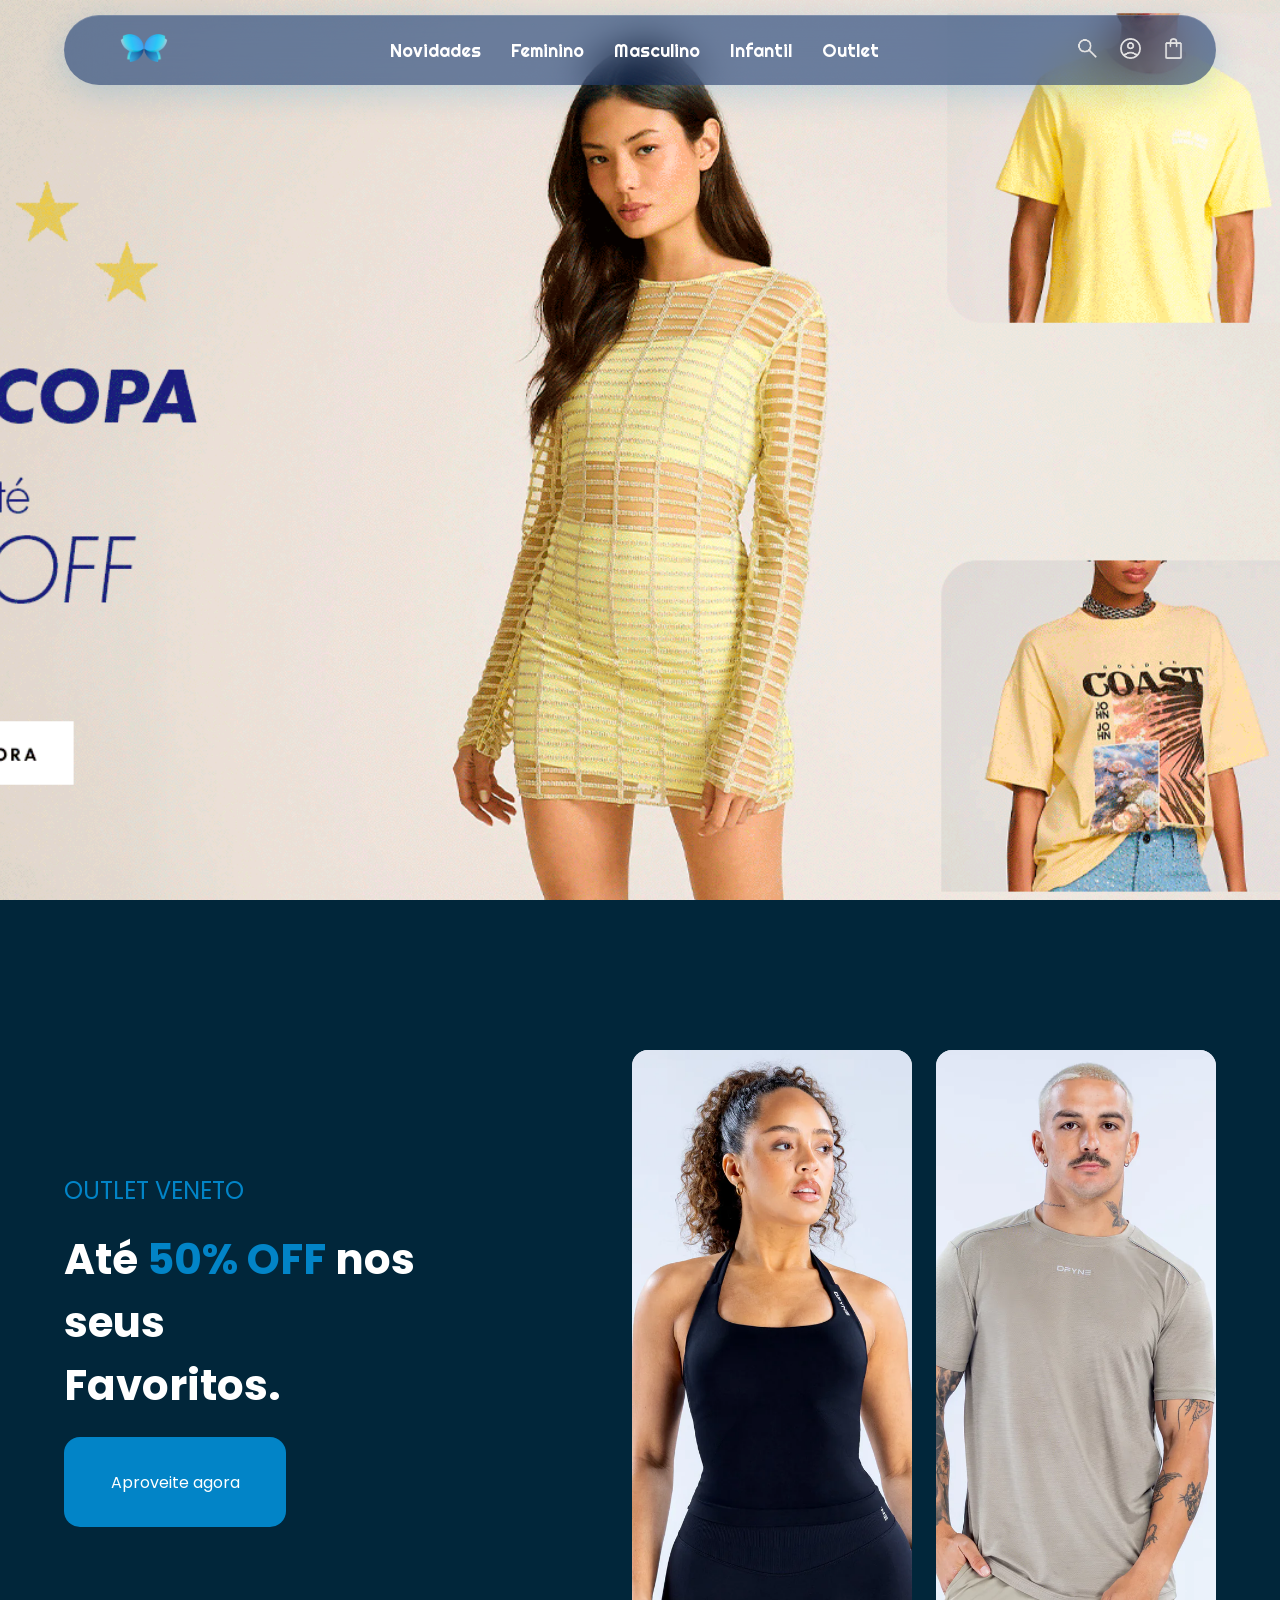
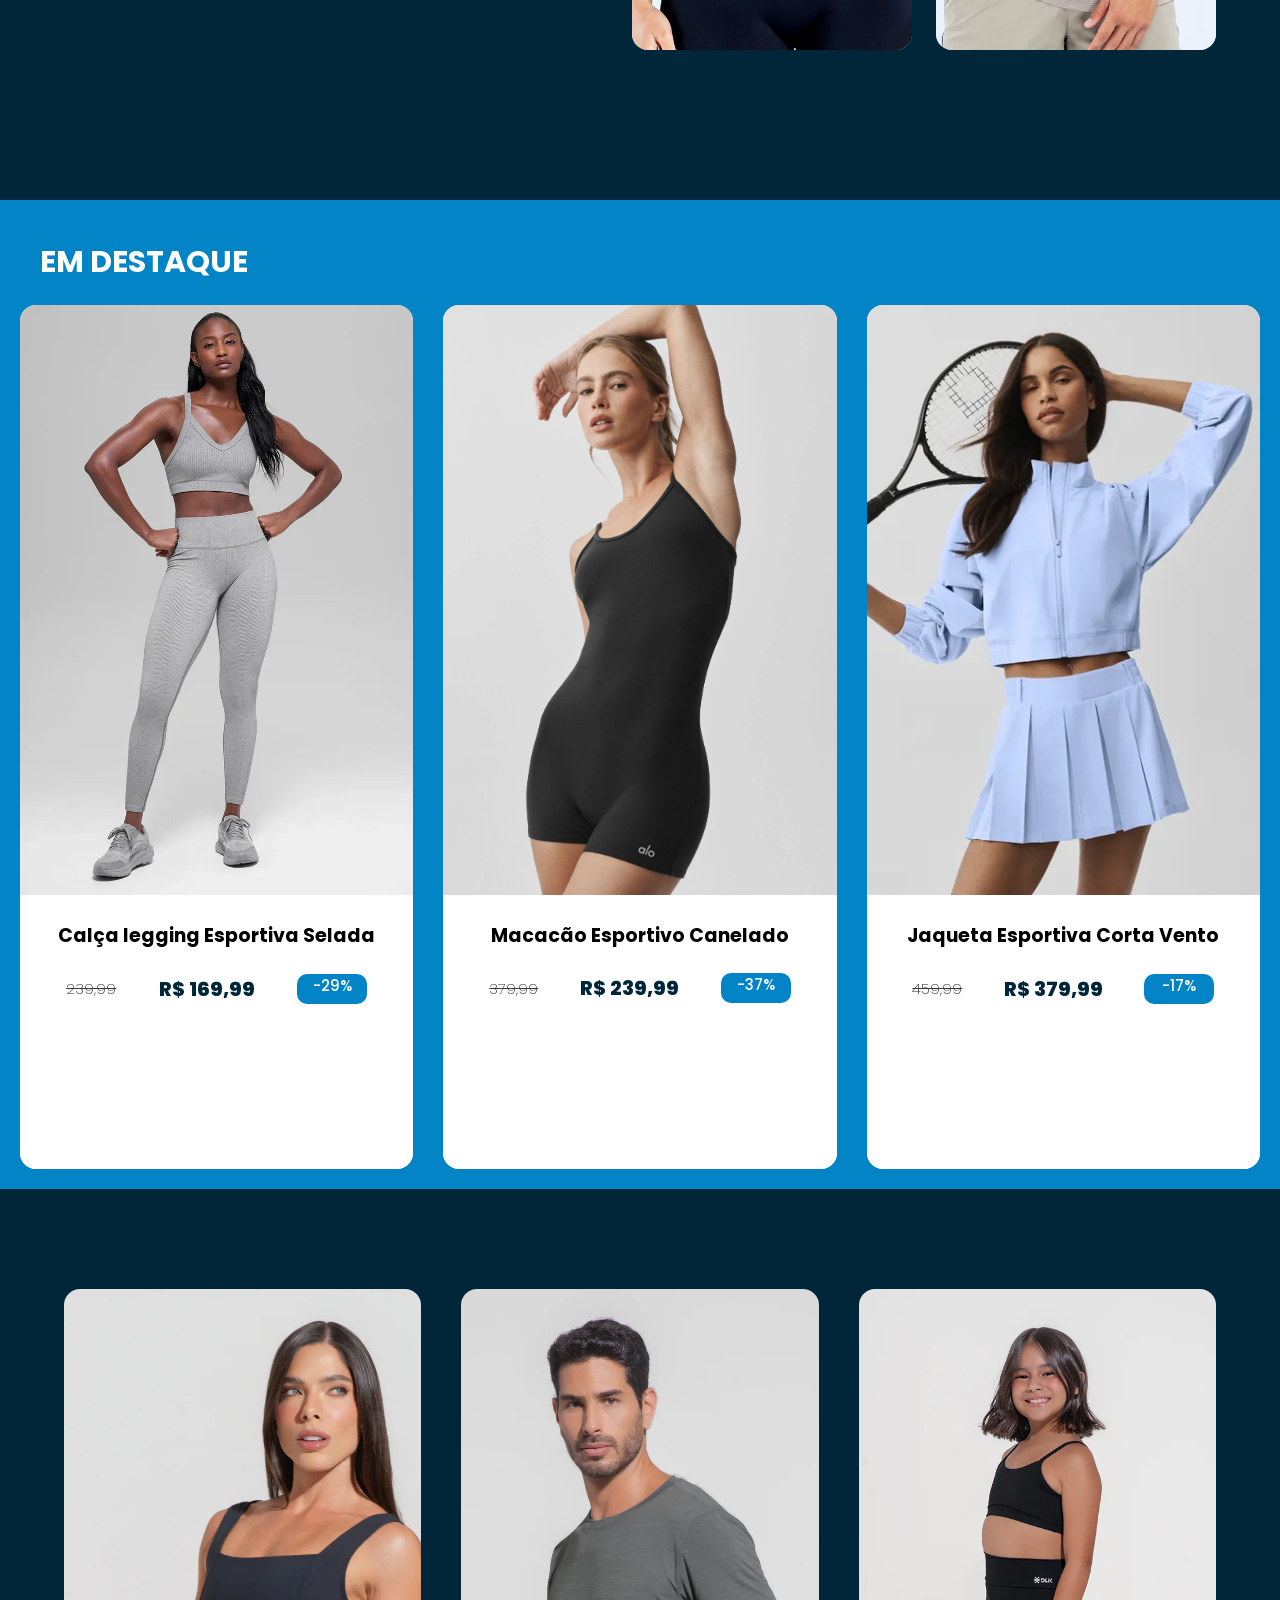
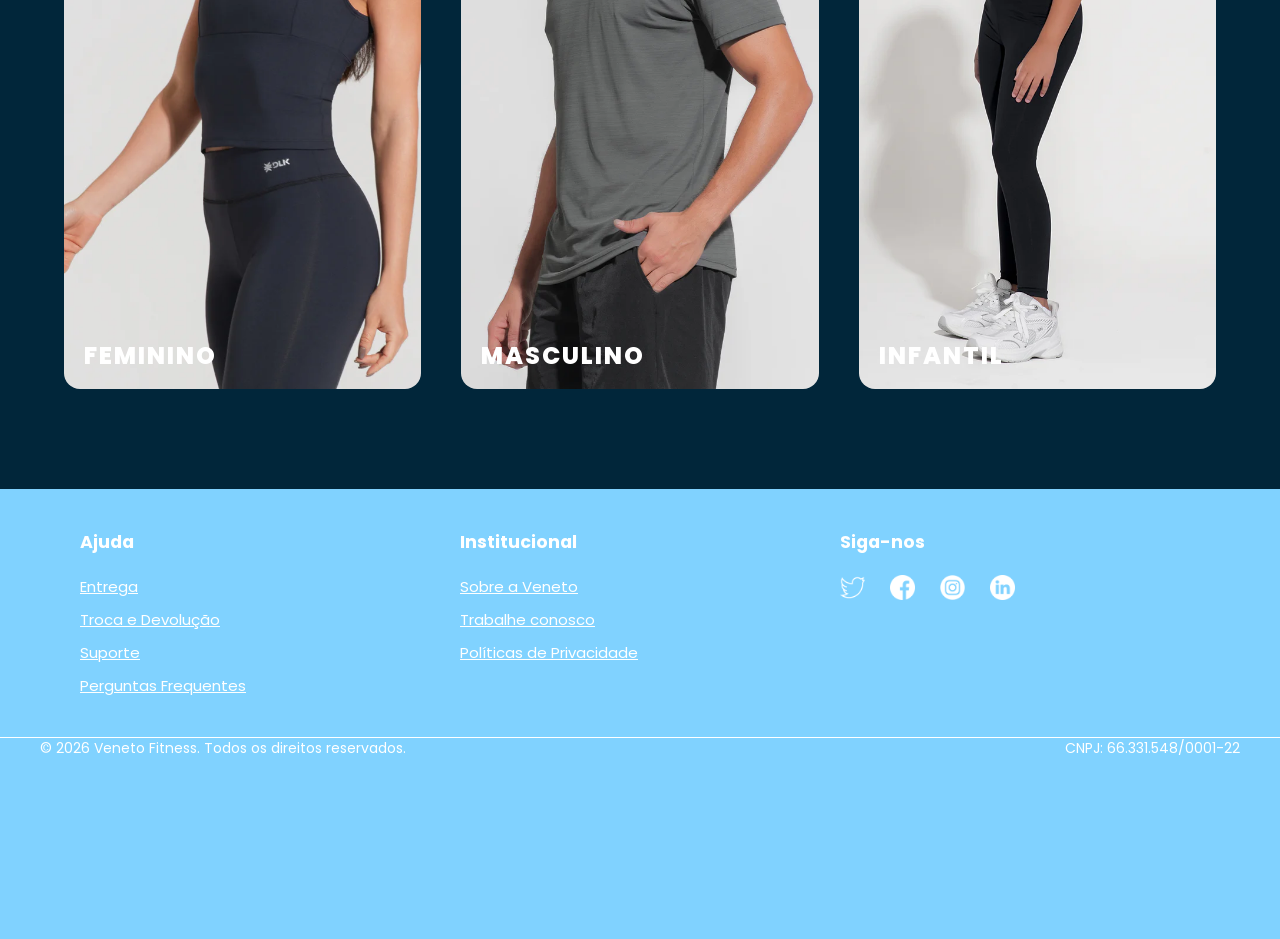
<file: home.html>
<!DOCTYPE html>
<html lang="pt-br">
<head>
    <meta charset="UTF-8">
    <meta name="viewport" content="width=device-width, initial-scale=1.0">
    <title>Veneto Fitness</title>
    <link rel="stylesheet" href="home.css">
</head>
<body>

<div class="container-all-grid-home">

    <header>

        <div class="header-form">

            <div class="logo">
                <a href="home.html"><img src="veneto-logo.png" alt=""></a>
            </div>

            <div class="lista-barra-header">
                <ul class="lista-header-first">
                    <li><a href="grade-produtos.html">Novidades</a></li>
                    <li><a href="grade-produtos.html">Feminino</a></li>
                    <li><a href="grade-produtos.html">Masculino</a></li>
                    <li><a href="grade-produtos.html">Infantil</a></li>
                    <li><a href="grade-produtos.html">Outlet</a></li>
                </ul>
            </div>

            <div class="icones-barra-header">
                <ul class="lista-header-second">
                    <li><a href="search.html"><span><img class="lupa-img" src="lupa.png" alt=""></span></a></li>
                    <li><a href="login.html"><span><img class="login-img" src="avatar.png" alt=""></span></a></li>
                    <li><a href="pedidos.html"><span><img class="sacola-img" src="sacola.png.png" alt=""></span></a></li>
                </ul>
            </div>
        </div>      

    </header>

    <main>
        
        <a href=""><section class="banner-home-section">
            
        </section></a>

        <section class="outlet-section-home">

            <div class="container-texto-produto-outlet-home">

                <div class="texto-outlet-home">

                    <p>OUTLET VENETO</p>
                    <h2>Até <span>50% OFF</span> nos seus <br> Favoritos.</h2>
                    <div class="container-botao-aproveite">
                        <a href="grade-produtos.html" class="a-botao-aproveite">Aproveite agora</a>
                    </div>

                </div>

                <div class="container-produto-outlet-home">

                    <div class="container-produto1-outlet-home">
                        <a class="produto-link-outlet-home" href="produto.html"><img class="produto1-outlet-home-img" src="produto1-outlet-home.webp" alt=""></a>
                    </div>
                    <div class="container-produto2-outlet-home">
                        <a class="produto-link-outlet-home" href="produto.html"><img class="produto2-outlet-home-img" src="produto2-outlet-home.webp" alt=""></a>
                    </div>

                </div>      
            </div>

        </section>

        <section class="em-destaque-section">
            <div class="container-h2-emDestaque"><h2>EM DESTAQUE</h2></div>
            <div class="container-produtos-destaque-home">
                <ul class="lista-produtos-destaque-home">

                    <li class="li-lista-produtos-destaque-home">
                        <a href="produto.html" class="a-destaque">
                        <div class="container-img-texto-produtos-destaque-home">

                            <div class="produto-destaque-home-img"><img src="produto1-destaque-home.webp" alt=""></div>

                            <div class="caixa-texto-produto-destaque-home">
                                <h3>Calça legging Esportiva Selada</h3>
                                
                                <div class="preco-linha-produto-destaque-home">
                                    <span class="preco-antigo-destaque-home">239,99</span>
                                    <span class="preco-novo-destaque-home">R$ 169,99</span>
                                    <span class="desconto-produto-destaque-home">-29%</span>
                                </div>

                            </div>

                        </div>
                        </a>                          
                   </li>
                        
                    <li class="li-lista-produtos-destaque-home">
                        <a href="produto.html" class="a-destaque">
                        <div class="container-img-texto-produtos-destaque-home">
                            
                            <div class="produto-destaque-home-img"><img src="produto2-destaque-home.webp" alt=""></div>

                            <div class="caixa-texto-produto-destaque-home">
                                <h3>Macacão Esportivo Canelado</h3>
                                
                                <div class="preco-linha-produto-destaque-home">
                                    <span class="preco-antigo-destaque-home">379,99</span>
                                    <span class="preco-novo-destaque-home">R$ 239,99</span>
                                    <span class="desconto-produto-destaque-home">-37%</span>
                                </div>
                            </div>

                        </div>
                        </a>
                    </li>
                        
                    <li>
                        <a href="produto.html" class="a-destaque">
                        <div class="container-img-texto-produtos-destaque-home">

                            <div class="produto-destaque-home-img"><img src="produto3-destaque-home.webp" alt=""></div>

                            <div class="caixa-texto-produto-destaque-home">
                                <h3>Jaqueta Esportiva Corta Vento</h3>
                                
                                <div class="preco-linha-produto-destaque-home">
                                    <span class="preco-antigo-destaque-home">459,99</span>
                                    <span class="preco-novo-destaque-home">R$ 379,99</span>
                                    <span class="desconto-produto-destaque-home">-17%</span>
                                </div>
                            </div>

                        </div>
                        </a>
                    </li>
                </ul>
            </div>
        </section>

        <section class="categoria-section-home">
            <div class="container-categorias-home">

                <ul class="lista-categorias-home">

                    <li>
                        <div class="container-img-texto-categoria-home">

                            <div class="caixa-categoria-home">
                                <a href="search.html"><img src="categoria-feminina.webp" alt=""></a>
                            </div>

                            <div class="caixa-texto-categoria-home">
                                <h3>Feminino</h3>
                            </div>

                        </div>
                    </li>

                     <li>
                        <div class="container-img-texto-categoria-home">

                            <div class="caixa-categoria-home">
                                <a href="search.html"><img src="categoria-masculino.webp" alt=""></a>
                            </div>

                            <div class="caixa-texto-categoria-home">
                                <h3>Masculino</h3>
                            </div>

                        </div>
                    </li>

                     <li>
                        <div class="container-img-texto-categoria-home">

                            <div class="caixa-categoria-home">
                                <a href="search.html"><img src="categoria-infantil.webp" alt=""></a>
                            </div>

                            <div class="caixa-texto-categoria-home">
                                <h3>Infantil</h3>
                            </div>

                        </div>
                    </li>

                </ul>

            </div>
        </section>

    </main>

    <footer>

        <div class="container-footer">

            <div class="container-listas-grid">

                <div class="container-footer-ajuda">

                    <h3>Ajuda</h3>

                    <ul class="lista-footer-ajuda">
                        <li><a href="home.html">Entrega</a></li>
                        <li><a href="home.html">Troca e Devolução</a></li>
                        <li><a href="home.html">Suporte</a></li>
                        <li><a href="home.html">Perguntas Frequentes</a></li>
                    </ul>
                </div>

                <div class="container-footer-institucional">

                    <h3>Institucional</h3>

                    <ul class="lista-footer-institucional">
                        <li><a href="about.html">Sobre a Veneto</a></li>
                        <li><a href="home.html">Trabalhe conosco</a></li>
                        <li><a href="home.html">Políticas de Privacidade</a></li>
                    </ul>
                </div>

                <div class="container-footer-redes-sociais">

                    <h3>Siga-nos</h3>

                    <div class="container-redes-sociais-footer">
                        <div class="caxia-img-rede-social"><img src="twitter.png" alt=""></div>
                        <div class="caxia-img-rede-social"><img src="facebook.png" alt=""></div>
                        <div class="caxia-img-rede-social"><img src="instagram.png" alt=""></div>
                        <div class="caxia-img-rede-social"><img src="linkedin.png" alt=""></div>
                    </div>
                </div>
            </div>

            <div class="conteiner-footer-baixo">
                <p>&copy; 2026 Veneto Fitness. Todos os direitos reservados.</p>
                <p>CNPJ: 66.331.548/0001-22</p>
            </div>

        </div>

    </footer>

</div>

</body>
</html>
</file>
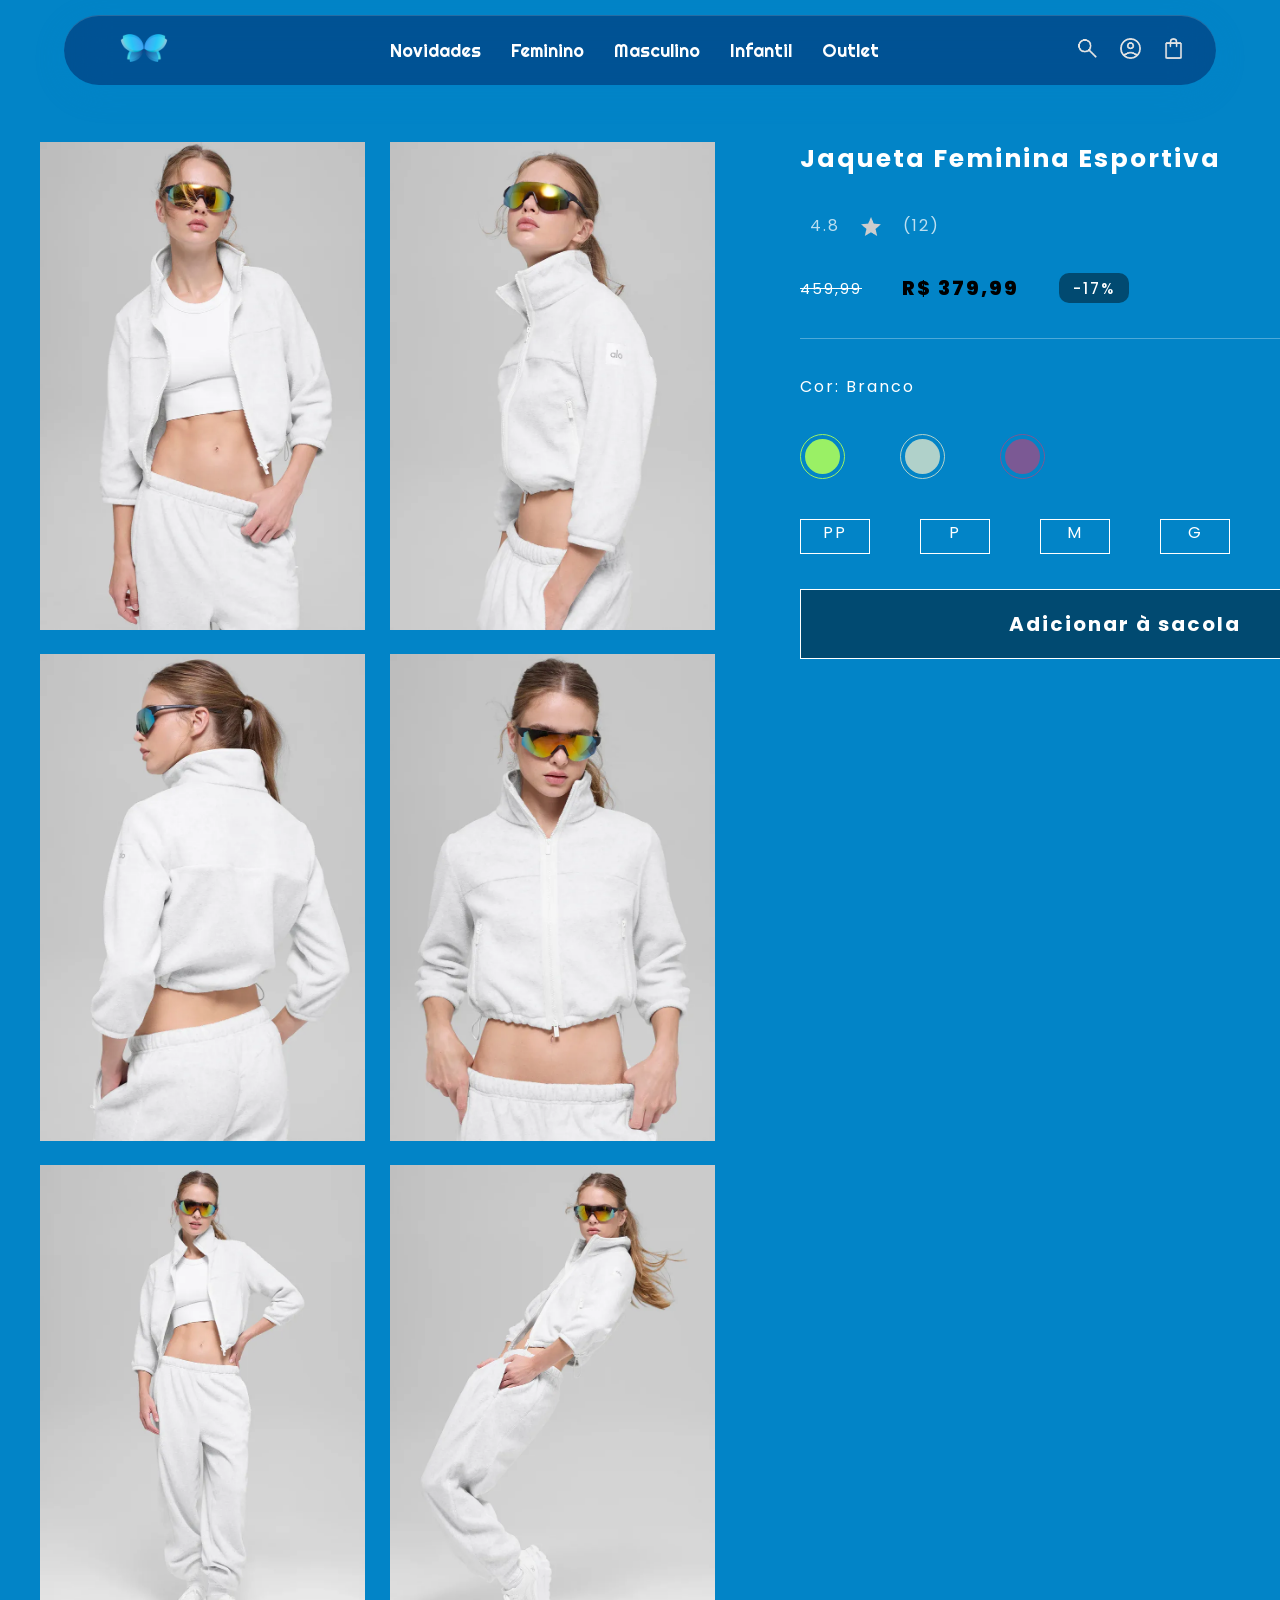
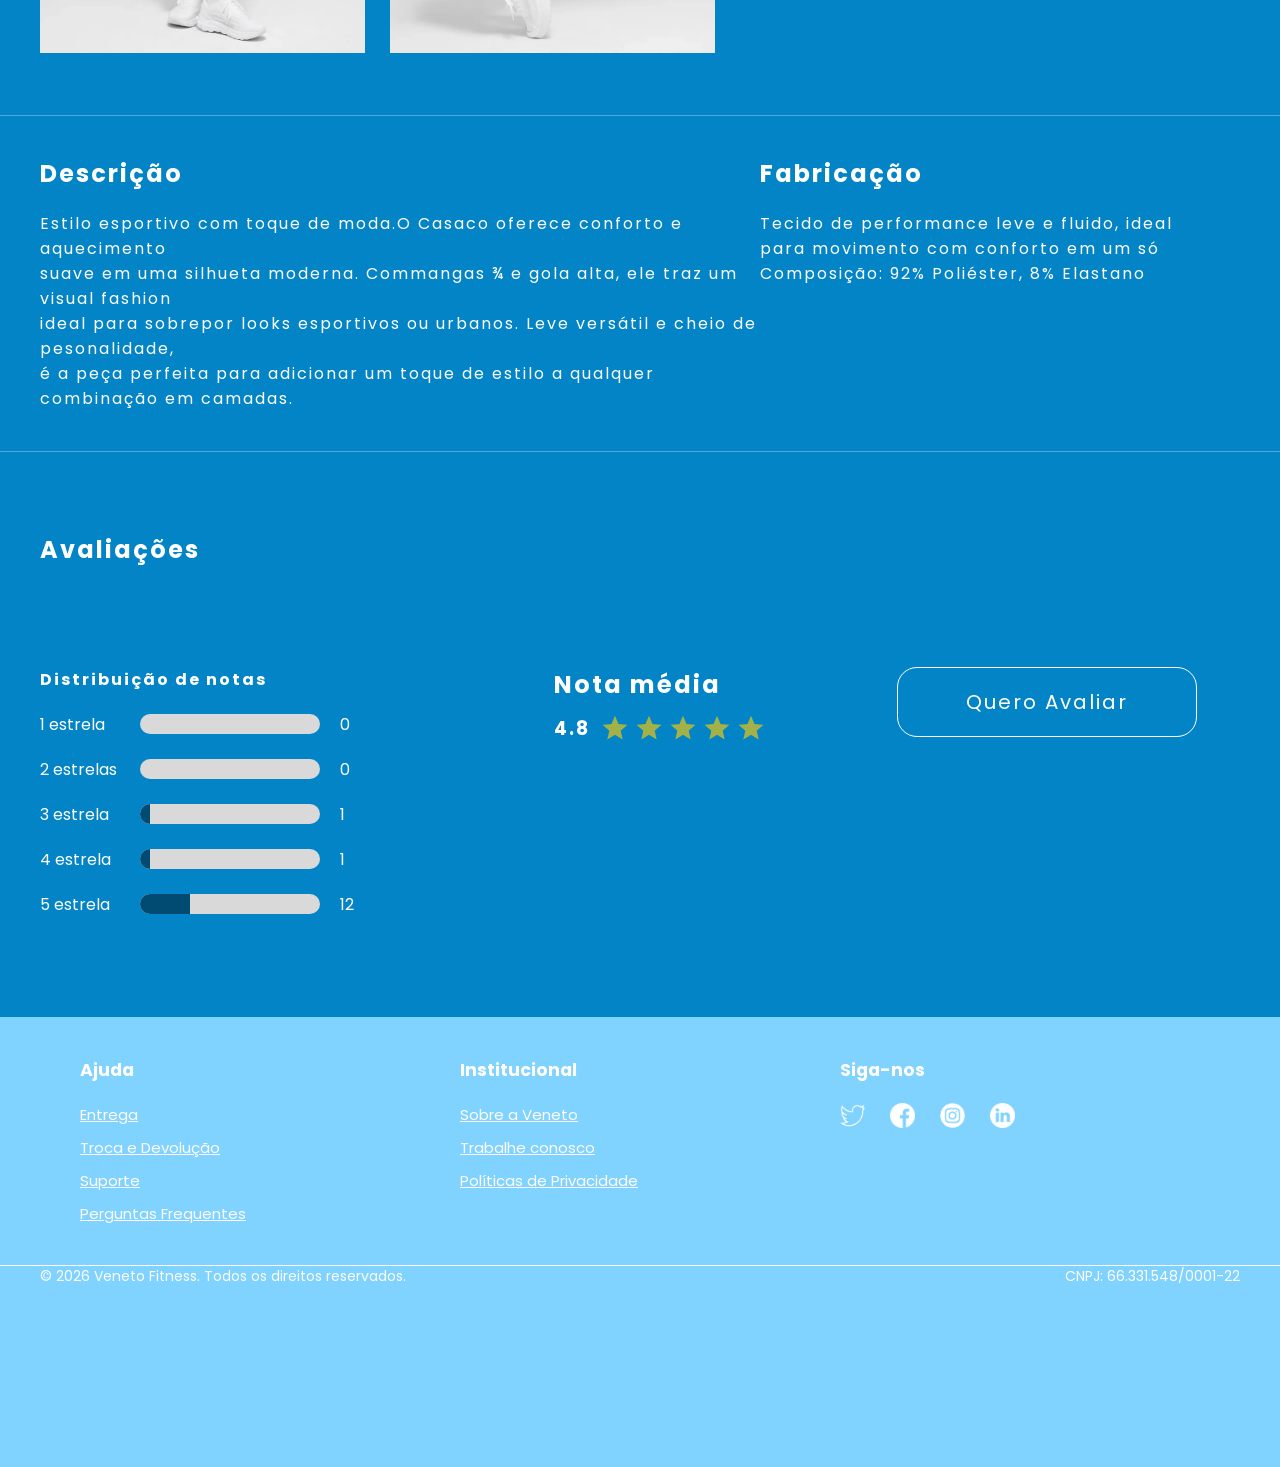
<file: produto.html>
<!DOCTYPE html>
<html lang="pt-br">
<head>
    <meta charset="UTF-8">
    <meta name="viewport" content="width=device-width, initial-scale=1.0">
    <title>Produto Veneto</title>
    <link rel="stylesheet" href="produto.css">
</head>
<body>
    
    <div class="container-all-grid-produto">

        <header>

        <div class="header-form">

            <div class="logo">
                <a href="index.html"><img src="veneto-logo.png" alt=""></a>
            </div>

            <div class="lista-barra-header">
                <ul class="lista-header-first">
                    <li><a href="grade-produtos.html">Novidades</a></li>
                    <li><a href="grade-produtos.html">Feminino</a></li>
                    <li><a href="grade-produtos.html">Masculino</a></li>
                    <li><a href="grade-produtos.html">Infantil</a></li>
                    <li><a href="grade-produtos.html">Outlet</a></li>
                </ul>
            </div>

            <div class="icones-barra-header">
                <ul class="lista-header-second">
                    <li><a href="search.html"><span><img class="lupa-img" src="lupa.png" alt=""></span></a></li>
                    <li><a href="login.html"><span><img class="login-img" src="avatar.png" alt=""></span></a></li>
                    <li><a href="pedidos.html"><span><img class="sacola-img" src="sacola.png.png" alt=""></span></a></li>
                </ul>
            </div>
        </div>      

    </header>

    <main>

        <section class="grid-imagens-texto">
            <div class="container-imgs">
                <div class="caixa-img"><img src="casaco1.webp" alt=""></div>
                <div class="caixa-img"><img src="casaco2.webp" alt=""></div>
                <div class="caixa-img"><img src="casaco3.webp" alt=""></div>
                <div class="caixa-img"><img src="casaco4.webp" alt=""></div>
                <div class="caixa-img"><img src="casaco5.webp" alt=""></div>
                <div class="caixa-img"><img src="casaco6.webp" alt=""></div>
            </div>

            <div class="container-direita">
                <div class="container-cima">
                    <h3>Jaqueta Feminina Esportiva</h3>
                    <div class="legenda-nota-cima">
                        <span>4.8</span> 
                        <img src="cinza-star.png" alt="">
                        <span>(12)</span>
                    </div>
                    <div class="legenda-preco-cima">
                        <span class="preco-antigo">459,99</span>
                        <span class="preco-novo">R$ 379,99</span>
                        <div class="desconto"><span>-17%</span></div>
                    </div>
                </div>
                <div class="container-meio">
                    <p>Cor: Branco</p>

                    <div class="container-cores">
                        <div class="quadrado-fora-cor-verde">
                            <div class="quadrado-dentro-cor-verde"></div>
                        </div>
                        <div class="quadrado-fora-cor-branco">
                            <div class="quadrado-dentro-cor-branco"></div>
                        </div>
                        <div class="quadrado-fora-cor-roxo">
                            <div class="quadrado-dentro-cor-roxo"></div>
                        </div>
                    </div>

                    <div class="container-tamanhos">
                        <div class="div-tamanho">
                            <p>PP</p>
                        </div>
                        <div class="div-tamanho">
                            <p>P</p>
                        </div>
                        <div class="div-tamanho">
                            <p>M</p>
                        </div>
                        <div class="div-tamanho">
                            <p>G</p>
                        </div>
                    </div>

                    <a href="pedidos.html">Adicionar à sacola</a>
                </div>
            </div>
        </section>

        <section class="section-info">
            <div class="container-doisTextos">
                <div class="texto1">
                    <h2>Descrição</h2>
                    <p>
                        Estilo esportivo com toque de moda.O Casaco oferece conforto e aquecimento <br> suave
                        em uma silhueta moderna. Commangas ¾ e gola alta, ele traz um visual fashion <br> ideal para sobrepor looks esportivos ou urbanos. Leve versátil e cheio de pesonalidade, <br> é a peça perfeita para adicionar um toque de estilo a qualquer combinação em camadas.                        
                    </p>
                </div>

                <div class="texto2">
                    <h2>Fabricação</h2>
                    <p>
                        Tecido de performance leve e fluido, ideal <br> para movimento com conforto em um só <br> Composição: 92% Poliéster, 8% Elastano
                    </p>
                </div>
            </div>
        </section>

        <section class="section-avaliacao">
            <h2 style="margin-bottom: 100px;">Avaliações</h2>

            <div class="container-3colunas">
                <div class="distrib-container">
                    <h4>Distribuição de notas</h4>
                    <div class="caixa-barra-numb">
                        <p>1 estrela</p>
                        <div class="barra"></div>
                        <span>0</span>
                    </div>
                    <div class="caixa-barra-numb">
                        <p>2 estrelas</p>
                        <div class="barra"></div>
                        <span>0</span>
                    </div>
                    <div class="caixa-barra-numb">
                        <p>3 estrela</p>
                        <div class="barra"><div class="azul-linha3"></div></div>
                        <span>1</span>
                    </div>
                    <div class="caixa-barra-numb">
                        <p>4 estrela</p>
                        <div class="barra"><div class="azul-linha4"></div></div>
                        <span>1</span>
                    </div>
                    <div class="caixa-barra-numb">
                        <p>5 estrela</p>
                        <div class="barra"><div class="azul-linha5"></div></div>
                        <span>12</span>
                    </div>
                </div>

                <div class="cotainer-notaM">
                    <h2>Nota média</h2>
                    <div class="numb-estrela">
                        <h3>4.8</h3>
                        <div class="img-star-amarelo">
                            <img src="amerelo-star.png" alt="">
                            <img src="amerelo-star.png" alt="">
                            <img src="amerelo-star.png" alt="">
                            <img src="amerelo-star.png" alt="">
                            <img src="amerelo-star.png" alt="">
                        </div>
                    </div>
                </div>

                <div class="botao">
                    <a href="produto.html">Quero Avaliar</a>
                </div>
            </div>
        </section>

    </main>

    <footer>

        <div class="container-footer">

            <div class="container-listas-grid">

                <div class="container-footer-ajuda">

                    <h3>Ajuda</h3>

                    <ul class="lista-footer-ajuda">
                        <li><a href="index.html">Entrega</a></li>
                        <li><a href="index.html">Troca e Devolução</a></li>
                        <li><a href="index.html">Suporte</a></li>
                        <li><a href="index.html">Perguntas Frequentes</a></li>
                    </ul>
                </div>

                <div class="container-footer-institucional">

                    <h3>Institucional</h3>

                    <ul class="lista-footer-institucional">
                        <li><a href="about.html">Sobre a Veneto</a></li>
                        <li><a href="index.html">Trabalhe conosco</a></li>
                        <li><a href="index.html">Políticas de Privacidade</a></li>
                    </ul>
                </div>

                <div class="container-footer-redes-sociais">

                    <h3>Siga-nos</h3>

                    <div class="container-redes-sociais-footer">
                        <div class="caxia-img-rede-social"><img src="twitter.png" alt=""></div>
                        <div class="caxia-img-rede-social"><img src="facebook.png" alt=""></div>
                        <div class="caxia-img-rede-social"><img src="instagram.png" alt=""></div>
                        <div class="caxia-img-rede-social"><img src="linkedin.png" alt=""></div>
                    </div>
                </div>
            </div>

            <div class="conteiner-footer-baixo">
                <p>&copy; 2026 Veneto Fitness. Todos os direitos reservados.</p>
                <p>CNPJ: 66.331.548/0001-22</p>
            </div>

        </div>

    </footer>

    </div>

</body>
</html>
</file>
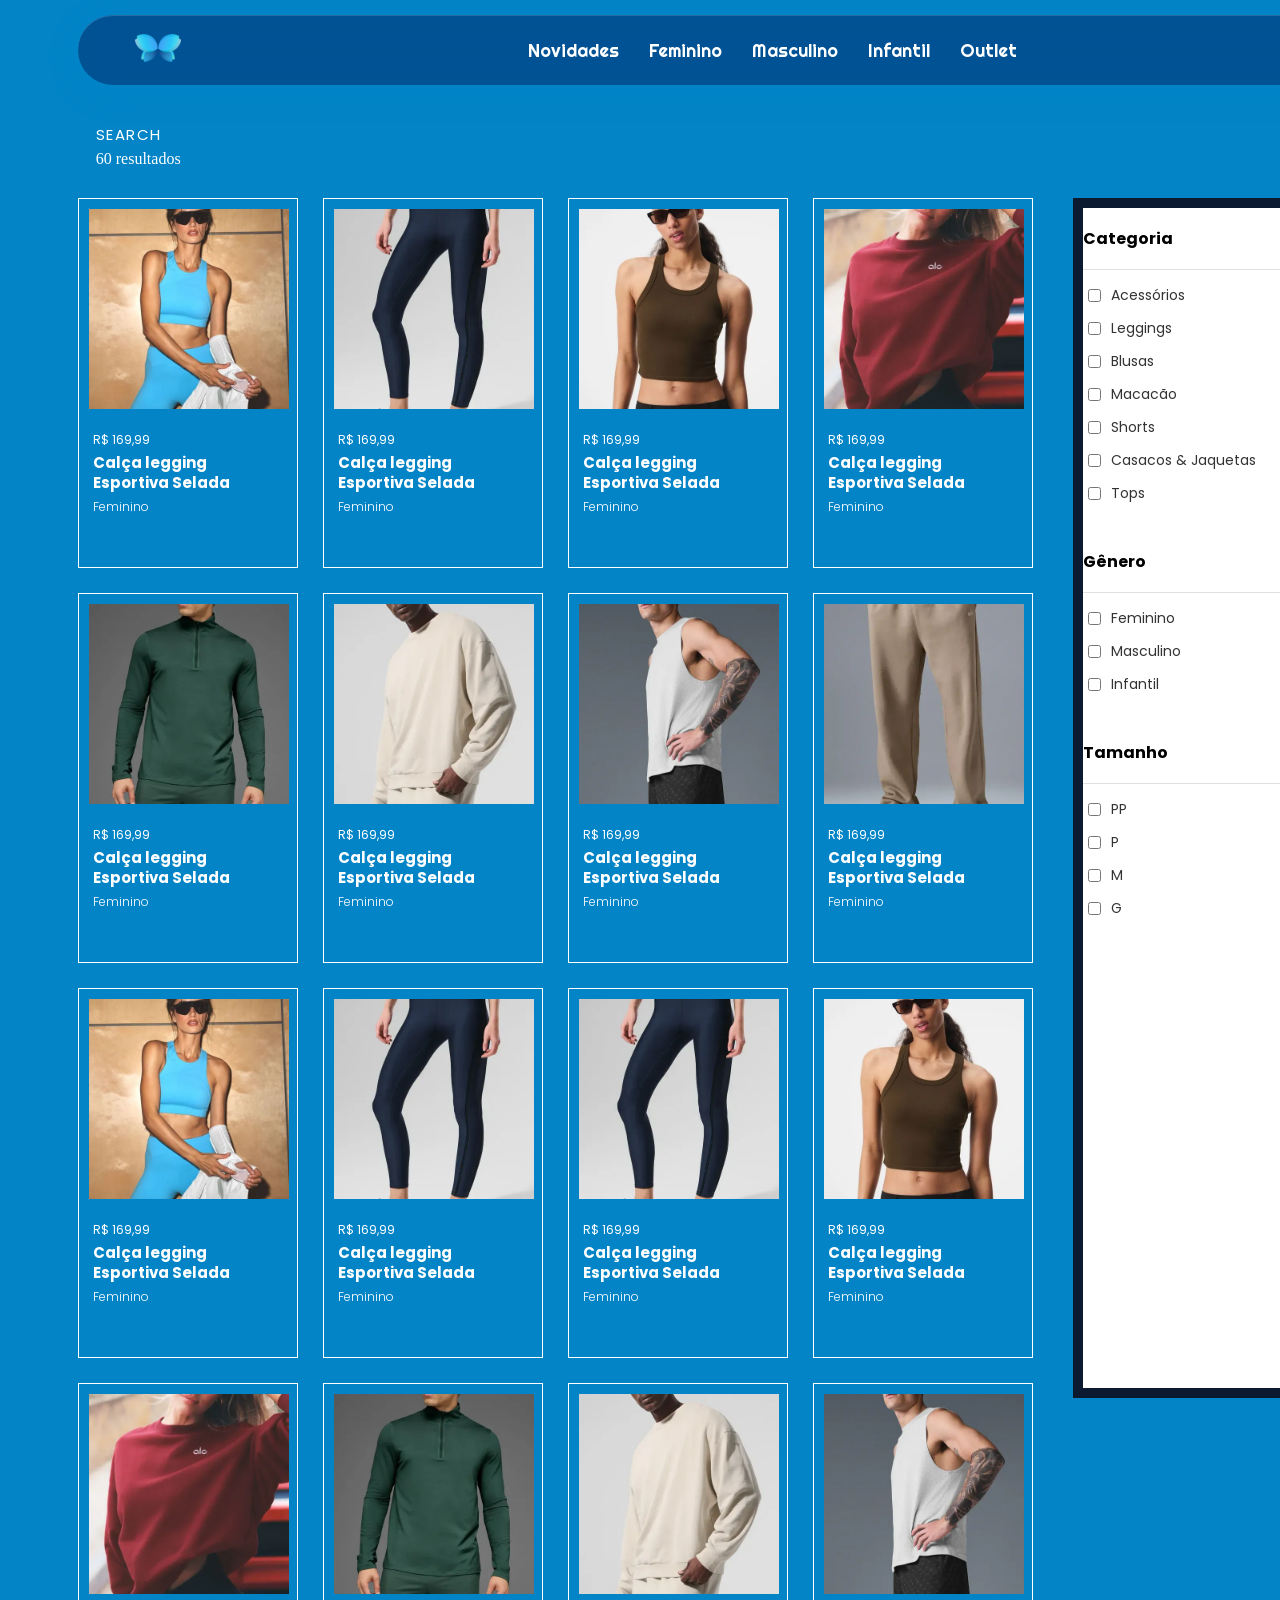
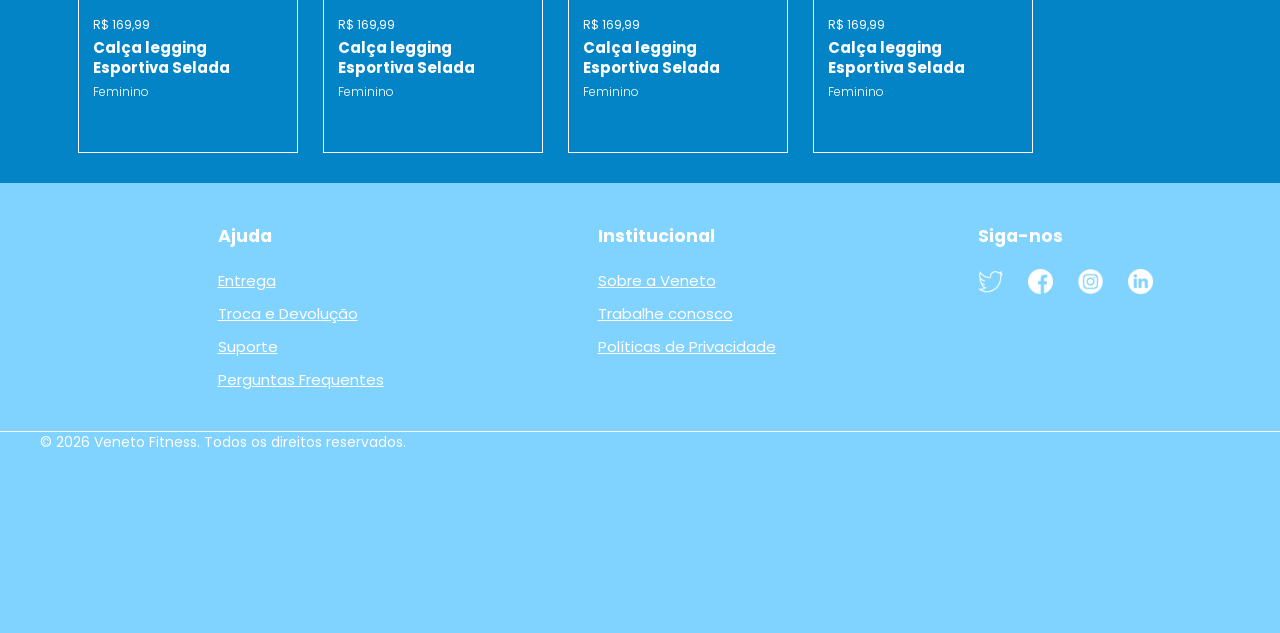
<file: search.html>
<!DOCTYPE html>
<html lang="pt-br">
<head>
    <meta charset="UTF-8">
    <meta name="viewport" content="width=device-width, initial-scale=1.0">
    <title>Veneto Fitness Search</title>
    <link rel="stylesheet" href="search.css">
</head>
<body>
    <div class="container-all-grid-search">
        <header>

            <div class="header-form">

                <div class="logo">
                    <a href="index.html"><img src="veneto-logo.png" alt=""></a>
                </div>

                <div class="lista-barra-header">
                    <ul class="lista-header-first">
                        <li><a href="grade-produtos.html">Novidades</a></li>
                        <li><a href="grade-produtos.html">Feminino</a></li>
                        <li><a href="grade-produtos.html">Masculino</a></li>
                        <li><a href="grade-produtos.html">Infantil</a></li>
                        <li><a href="grade-produtos.html">Outlet</a></li>
                    </ul>
                </div>

                <div class="icones-barra-header">
                    <ul class="lista-header-second">
                        <li><a href="search.html"><span><img class="lupa-img" src="lupa.png" alt=""></span></a></li>
                        <li><a href="login.html"><span><img class="login-img" src="avatar.png" alt=""></span></a></li>
                        <li><a href="pedidos.html"><span><img class="sacola-img" src="sacola.png.png" alt=""></span></a></li>
                    </ul>
                </div>
            </div>      

        </header>

        <main>
            
            <section class="title-filter-section-search">
                <div class="container-title-filter-search">

                    <div class="container-title-search">
                        <h2>SEARCH</h2>
                        <p>60 resultados</p>
                    </div>

                    <div class="container-filter-button-search">
                        <a href="search.html" class="a-filter-search">Filtro</a>
                    </div>
                </div>
            </section>

            <section class="produto-filtros-section-search">

                <div class="container-separar-produtos-filtros">

                    <div class="container-separar-produtos">
                        <a href="produto.html" class="a-link-produto-img-texto">
                            <div class="container-border-img-texto-produto">
                                <div class="container-img-produto">
                                    <img src="produto1search.webp" alt="">
                                </div>
                                <div class="container-texto-produto">
                                    <span>R$ 169,99</span>
                                    <h4>Calça legging Esportiva Selada</h4>
                                    <p>Feminino</p>
                                </div>
                            </div>
                        </a>
                        <a href="produto.html" class="a-link-produto-img-texto">
                            <div class="container-border-img-texto-produto">
                                <div class="container-img-produto">
                                    <img src="produto2search.webp" alt="">
                                </div>
                                <div class="container-texto-produto">
                                    <span>R$ 169,99</span>
                                    <h4>Calça legging Esportiva Selada</h4>
                                    <p>Feminino</p>
                                </div>
                            </div>
                        </a>
                        <a href="produto.html" class="a-link-produto-img-texto">
                            <div class="container-border-img-texto-produto">
                                <div class="container-img-produto">
                                    <img src="produto3search.webp" alt="">
                                </div>
                                <div class="container-texto-produto">
                                    <span>R$ 169,99</span>
                                    <h4>Calça legging Esportiva Selada</h4>
                                    <p>Feminino</p>
                                </div>
                            </div>
                        </a>
                        <a href="produto.html" class="a-link-produto-img-texto">
                            <div class="container-border-img-texto-produto">
                                <div class="container-img-produto">
                                    <img src="produto4search.webp" alt="">
                                </div>
                                <div class="container-texto-produto">
                                    <span>R$ 169,99</span>
                                    <h4>Calça legging Esportiva Selada</h4>
                                    <p>Feminino</p>
                                </div>
                            </div>
                        </a>
                        <a href="produto.html" class="a-link-produto-img-texto">
                            <div class="container-border-img-texto-produto">
                                <div class="container-img-produto">
                                    <img src="produto5search.webp" alt="">
                                </div>
                                <div class="container-texto-produto">
                                    <span>R$ 169,99</span>
                                    <h4>Calça legging Esportiva Selada</h4>
                                    <p>Feminino</p>
                                </div>
                            </div>
                        </a>
                        <a href="produto.html" class="a-link-produto-img-texto">
                            <div class="container-border-img-texto-produto">
                                <div class="container-img-produto">
                                    <img src="produto6search.webp" alt="">
                                </div>
                                <div class="container-texto-produto">
                                    <span>R$ 169,99</span>
                                    <h4>Calça legging Esportiva Selada</h4>
                                    <p>Feminino</p>
                                </div>
                            </div>
                        </a>
                        <a href="produto.html" class="a-link-produto-img-texto">
                            <div class="container-border-img-texto-produto">
                                <div class="container-img-produto">
                                    <img src="produto7search.webp" alt="">
                                </div>
                                <div class="container-texto-produto">
                                    <span>R$ 169,99</span>
                                    <h4>Calça legging Esportiva Selada</h4>
                                    <p>Feminino</p>
                                </div>
                            </div>
                        </a>
                        <a href="produto.html" class="a-link-produto-img-texto">
                            <div class="container-border-img-texto-produto">
                                <div class="container-img-produto">
                                    <img src="produto8search.webp" alt="">
                                </div>
                                <div class="container-texto-produto">
                                    <span>R$ 169,99</span>
                                    <h4>Calça legging Esportiva Selada</h4>
                                    <p>Feminino</p>
                                </div>
                            </div>
                        </a>
                        <a href="produto.html" class="a-link-produto-img-texto">
                            <div class="container-border-img-texto-produto">
                                <div class="container-img-produto">
                                    <img src="produto1search.webp" alt="">
                                </div>
                                <div class="container-texto-produto">
                                    <span>R$ 169,99</span>
                                    <h4>Calça legging Esportiva Selada</h4>
                                    <p>Feminino</p>
                                </div>
                            </div>
                        </a>
                        <a href="produto.html" class="a-link-produto-img-texto">
                            <div class="container-border-img-texto-produto">
                                <div class="container-img-produto">
                                    <img src="produto2search.webp " alt="">
                                </div>
                                <div class="container-texto-produto">
                                    <span>R$ 169,99</span>
                                    <h4>Calça legging Esportiva Selada</h4>
                                    <p>Feminino</p>
                                </div>
                            </div>
                        </a>
                        <a href="produto.html" class="a-link-produto-img-texto">
                            <div class="container-border-img-texto-produto">
                                <div class="container-img-produto">
                                    <img src="produto2search.webp" alt="">
                                </div>
                                <div class="container-texto-produto">
                                    <span>R$ 169,99</span>
                                    <h4>Calça legging Esportiva Selada</h4>
                                    <p>Feminino</p>
                                </div>
                            </div>
                        </a>
                        <a href="produto.html" class="a-link-produto-img-texto">
                            <div class="container-border-img-texto-produto">
                                <div class="container-img-produto">
                                    <img src="produto3search.webp" alt="">
                                </div>
                                <div class="container-texto-produto">
                                    <span>R$ 169,99</span>
                                    <h4>Calça legging Esportiva Selada</h4>
                                    <p>Feminino</p>
                                </div>
                            </div>
                        </a>
                        <a href="produto.html" class="a-link-produto-img-texto">
                            <div class="container-border-img-texto-produto">
                                <div class="container-img-produto">
                                    <img src="produto4search.webp" alt="">
                                </div>
                                <div class="container-texto-produto">
                                    <span>R$ 169,99</span>
                                    <h4>Calça legging Esportiva Selada</h4>
                                    <p>Feminino</p>
                                </div>
                            </div>
                        </a>
                        <a href="produto.html" class="a-link-produto-img-texto">
                            <div class="container-border-img-texto-produto">
                                <div class="container-img-produto">
                                    <img src="produto5search.webp" alt="">
                                </div>
                                <div class="container-texto-produto">
                                    <span>R$ 169,99</span>
                                    <h4>Calça legging Esportiva Selada</h4>
                                    <p>Feminino</p>
                                </div>
                            </div>
                        </a>
                        <a href="produto.html" class="a-link-produto-img-texto">
                            <div class="container-border-img-texto-produto">
                                <div class="container-img-produto">
                                    <img src="produto6search.webp" alt="">
                                </div>
                                <div class="container-texto-produto">
                                    <span>R$ 169,99</span>
                                    <h4>Calça legging Esportiva Selada</h4>
                                    <p>Feminino</p>
                                </div>
                            </div>
                        </a>
                        <a href="produto.html" class="a-link-produto-img-texto">
                            <div class="container-border-img-texto-produto">
                                <div class="container-img-produto">
                                    <img src="produto7search.webp" alt="">
                                </div>
                                <div class="container-texto-produto">
                                    <span>R$ 169,99</span>
                                    <h4>Calça legging Esportiva Selada</h4>
                                    <p>Feminino</p>
                                </div>
                            </div>
                        </a>
                    </div>

                    <aside class="aside-filtros"> <!--aq é o container com o back azul escuro-->
                        <div class="container-aside-filtros"> <!--aq é o container q tem o back branco-->
                            <details open class="details-aside-search"> <!--faz o conteudo aparecer e desaparecer-->
                                <summary class="summary-border-bottom">Categoria</summary> <!--coloca a linha em baixo do texto aq no summary-->
                                
                                <ul class="lista-filtro-search"> <!--lista check box categorias-->
                                    <li>
                                        <label>
                                            <input type="checkbox" name="categoria" value="acessorios">
                                            Acessórios
                                        </label>
                                    </li>

                                    <li>
                                        <label>
                                            <input type="checkbox" name="categoria" value="leggings">
                                            Leggings
                                        </label>
                                    </li>

                                    <li>
                                        <label>
                                            <input type="checkbox" name="categoria" value="blusas">
                                            Blusas
                                        </label>
                                    </li>

                                    <li>
                                        <label>
                                            <input type="checkbox" name="categoria" value="macacao">
                                            Macacão
                                        </label>
                                    </li>

                                    <li>
                                        <label>
                                            <input type="checkbox" name="categoria" value="shorts">
                                            Shorts
                                        </label>
                                    </li>

                                    <li>
                                        <label>
                                            <input type="checkbox" name="categoria" value="casacos">
                                            Casacos & Jaquetas
                                        </label>
                                    </li>

                                    <li>
                                        <label>
                                            <input type="checkbox" name="categoria" value="tops">
                                            Tops
                                        </label>
                                    </li>
                                </ul>
                            </details>

                            <details open class="details-aside-search">
                                <summary class="summary-border-bottom">Gênero</summary>

                                <ul class="lista-filtro-search"> <!--lista check box genero-->
                                     <li>
                                         <label>
                                             <input type="checkbox" name="genero" value="feminino">
                                            Feminino
                                         </label>
                                    </li>

                                    <li>
                                         <label>
                                            <input type="checkbox" name="genero" value="masculino">
                                             Masculino
                                        </label>
                                    </li>

                                    <li>
                                        <label>
                                            <input type="checkbox" name="genero" value="infantil">
                                            Infantil
                                        </label>
                                    </li>
                                </ul>
                            </details>
                            
                            <details open class="details-aside-search">
                                <summary class="summary-border-bottom">Tamanho</summary>

                                <ul class="lista-filtro-search">
                                    <li>
                                        <label>
                                            <input type="checkbox" name="tamanho" value="pp">
                                             PP
                                        </label>
                                      </li>

                                      <li>
                                          <label>
                                               <input type="checkbox" name="tamanho" value="p">
                                               P
                                          </label>
                                       </li>

                                       <li>
                                         <label>
                                            <input type="checkbox" name="tamanho" value="m">
                                             M
                                        </label>
                                    </li>

                                    <li>
                                        <label>
                                            <input type="checkbox" name="tamanho" value="g">
                                            G
                                        </label>
                                    </li>
                                 </ul>
                            </details>

                        </div>
                    </aside>

                </div>

            </section>

        </main>

        <footer>

        <div class="container-footer">

            <div class="container-listas-grid">

                <div class="container-footer-ajuda">

                    <h3>Ajuda</h3>

                    <ul class="lista-footer-ajuda">
                        <li><a href="index.html">Entrega</a></li>
                        <li><a href="index.html">Troca e Devolução</a></li>
                        <li><a href="index.html">Suporte</a></li>
                        <li><a href="index.html">Perguntas Frequentes</a></li>
                    </ul>
                </div>

                <div class="container-footer-institucional">

                    <h3>Institucional</h3>

                    <ul class="lista-footer-institucional">
                        <li><a href="about.html">Sobre a Veneto</a></li>
                        <li><a href="index.html">Trabalhe conosco</a></li>
                        <li><a href="index.html">Políticas de Privacidade</a></li>
                    </ul>
                </div>

                <div class="container-footer-redes-sociais">

                    <h3>Siga-nos</h3>

                    <div class="container-redes-sociais-footer">
                        <div class="caxia-img-rede-social"><img src="twitter.png" alt=""></div>
                        <div class="caxia-img-rede-social"><img src="facebook.png" alt=""></div>
                        <div class="caxia-img-rede-social"><img src="instagram.png" alt=""></div>
                        <div class="caxia-img-rede-social"><img src="linkedin.png" alt=""></div>
                    </div>
                </div>
            </div>

            <div class="conteiner-footer-baixo">
                <p>&copy; 2026 Veneto Fitness. Todos os direitos reservados.</p>
                <p>CNPJ: 66.331.548/0001-22</p>
            </div>

        </div>

    </footer>
    </div>    

</body>
</html>
</file>
<file: style.css>
@import url('https://fonts.googleapis.com/css2?family=Cabin:ital,wght@0,400..700;1,400..700&family=Montserrat:ital,wght@0,100..900;1,100..900&family=Open+Sans:ital,wght@0,300..800;1,300..800&family=Poppins:ital,wght@0,100;0,200;0,300;0,400;0,500;0,600;0,700;0,800;0,900;1,100;1,200;1,300;1,400;1,500;1,600;1,700;1,800;1,900&family=Righteous&family=Sarala:wght@400;700&display=swap');


* {
    margin: 0;
    padding: 0;
    box-sizing: border-box;
}

body {
    background-color: #0284C7;
}

.container-all-grid-home {
    display: grid;
    grid-template-columns: 1fr;
    grid-template-rows: auto 1fr auto;
    min-height: 100vh;
}


header {
    position: fixed;
    top: 0;
    width: 100%;
    z-index: 1000;
    padding: 15px 0;
}

.header-form {
    width: 90%;
    height: 70px;
    margin: 0 auto;
    display: flex;
    justify-content: space-between;
    align-items: center;
    padding: 0 30px;
    border-radius: 50px;
    background: rgba(0, 43, 107, 0.548);
    backdrop-filter: blur(20px);
    box-shadow:
        0 8px 32px rgba(2,132,199,.20),
        inset 0 1px 0 rgba(255,255,255,.15);
}

.logo img {
    width: 100px;
}

.lista-header-first {
    display: flex;
    gap: 30px;
    list-style: none;
}

.lista-header-first li a {
    text-decoration: none;
    color: #fff;
    font-size: 18px;
    font-family: "Righteous", sans-serif;
}

.lista-header-second {
    display: flex;
    gap: 18px;
    list-style: none;
}

.sacola-img, .lupa-img, .login-img {
    width: 25px;
}

.banner-home-section {
    min-height: 100vh;
    background-image: url("banner-home.gif");
    background-size: cover;
    background-position: center;
    display: grid;
    justify-items: center;
    align-items: center;
}

.outlet-section-home {
    background-color: #01263A;
    min-height: 100vh;
    display: grid;
}

.container-texto-produto-outlet-home {
    display: grid;
    grid-template-columns: 1fr 1.5fr;
    gap: 40px;
    align-items: center;
    width: 90%;
    max-width: 1200px;
    margin: 0 auto;
    padding: 60px 0;

}

.texto-outlet-home {
    display: grid;
    gap: 20px;
    color: #ffffff;
    font-family: "Poppins", sans-serif;
}

.texto-outlet-home p {
    color: #0284C7;
    font-weight: 400;
    font-size: 24px;
}

.texto-outlet-home h2 {
    font-size: 42px;
}

.texto-outlet-home span {
   color: #0284C7; 
}

.container-botao-aproveite {
    display: grid;
    justify-items: center;
    align-items: center;
    border-radius: 16px;
    width: 50%;
    height: 10vh;
    background-color: #0284C7;
}

.a-botao-aproveite {
    text-decoration: none;
    color: #fff;
}

.container-produto-outlet-home {
    display: grid;
    grid-template-columns: repeat(2, 280px); 
    gap: 24px;
    justify-content: end;
}

.container-produto1-outlet-home, 
.container-produto2-outlet-home {
    background-color: #D9D9D9;
    height: 600px;
    width: auto;
    border-radius: 16px;
    overflow: hidden;
}

.produto-link-outlet-home img {
    width: 100%;
    height: 100%;
    object-fit: cover;
}

.em-destaque-section {
    background-color: #0284C7;
    min-height: 100vh;
    display: grid;
    padding: 20px;
}

.em-destaque-section h2 {
    color: #fff;
    font-family: "Poppins", sans-serif;
    font-size: 30px;
    font-weight: 700;
    padding: 20px;
}

.lista-produtos-destaque-home {
    list-style: none;
    display: grid;
    grid-template-columns: repeat(3, 1fr);
    gap: 30px;
}

.lista-produtos-destaque-home li, 
.li-lista-produtos-destaque-home {
    background-color: #ffffff;
    border-radius: 16px;
    overflow: hidden;
    
}

.produto-destaque-home-img img {
    width: 100%;
    height: 100%;
    object-fit: cover;
}

.caixa-texto-produto-destaque-home {
    height: 30vh;
    background-color: #fff;
    padding: 25px;
    display: flex;
    flex-direction: column;
    gap: 15px;
    font-family: "Poppins", sans-serif;
}

.a-destaque {
    text-decoration: none;
}

.caixa-texto-produto-destaque-home h3 {
    font-size: 19px;
    color: #000;
    font-weight: 700;
    line-height: 1.3;
    text-align: center;
}

.preco-linha-produto-destaque-home {
    display: flex;
    align-items: center;
    justify-content: space-around;
    margin-top: 10px;
}

.preco-antigo-destaque-home {
    text-decoration: line-through;
    color: #3a3a3a;
    font-size: 15px;
    font-weight: 200;
}

.preco-novo-destaque-home {
    font-weight: 800;
    color: #01263A;
    font-size: 20px;
}

.desconto-produto-destaque-home {
    background-color: #0284C7;
    width: 70px;
    height: 30px;
    border-radius: 10px;
    color: #fff;
    font-size: 15px;
    font-weight: 500;
    text-align: center;
}

.categoria-section-home {
    background-color: #01263A;
    min-height: 100vh;
    display: grid;
    align-items: center;
    padding: 80px 0;
}

.container-categorias-home {
    width: 90%;
    max-width: 1200px;
    margin: 0 auto;
}

.lista-categorias-home {
    list-style: none;
    display: grid;
    grid-template-columns: repeat(3, 1fr);
    gap: 40px;
}

.container-img-texto-categoria-home {
    position: relative;
    border-radius: 16px;
    overflow: hidden;
    height: 700px;
}

.caixa-categoria-home {
    width: 100%;
    height: 100%;
}

.caixa-categoria-home a {
    width: 100%;
    height: 100%;
}

.caixa-categoria-home img {
    width: 100%;
    height: 100%;
    object-fit: cover;
}

.caixa-texto-categoria-home {
    position: absolute;
    bottom: 0;
    left: 0;
    width: 100%;
    padding: 16px 20px;
}

.caixa-texto-categoria-home h3 {
    color: #fff;
    font-family: "Poppins", sans-serif;
    font-size: 24px;
    font-weight: 800;
    letter-spacing: 2px;
    text-transform: uppercase;
}

.container-footer {
    background-color: #80D2FF;
    min-height: 50vh;
}

.container-listas-grid {
    display: grid;
    grid-template-columns: repeat(3, 360px);
    justify-content: center;
    gap: 20px;
    border-bottom: 1px solid #fff;
    color: #fff;
    font-family: "Poppins", sans-serif;
    font-size: 15px;
    padding: 40px;
}

.lista-footer-ajuda, .lista-footer-institucional {
    list-style: none;
    margin-top: 20px;
}

.lista-footer-ajuda li, .lista-footer-institucional li {
 margin-top: 10px;
}

.lista-footer-ajuda li a, .lista-footer-institucional li a {
    color: #fff;
}

.conteiner-footer-baixo {
    display: flex;
    justify-content: space-between;
    font-family: "Poppins", sans-serif;
    font-size: 14px;
    color: #fff;
    padding: 0px 40px;
}

.container-redes-sociais-footer {
    display: grid;
    grid-template-columns: repeat(4, 50px);
    margin-top: 20px;
}

.caxia-img-rede-social img {
 width: 25px;
 height: 25px;
 filter: brightness(0) invert(1);
}
</file>
<file: about.css>
@import url('https://fonts.googleapis.com/css2?family=Cabin:ital,wght@0,400..700;1,400..700&family=Montserrat:ital,wght@0,100..900;1,100..900&family=Open+Sans:ital,wght@0,300..800;1,300..800&family=Poppins:ital,wght@0,100;0,200;0,300;0,400;0,500;0,600;0,700;0,800;0,900;1,100;1,200;1,300;1,400;1,500;1,600;1,700;1,800;1,900&family=Righteous&family=Sarala:wght@400;700&display=swap');

* {
    margin: 0;
    padding: 0;
    box-sizing: border-box;
}

body {
    background-color: #0284C7;
}

.container-all-grid-about {
    display: grid;
    grid-template-columns: 1fr;
    grid-template-rows: auto 1fr auto;
    min-height: 100vh
}

header {
    position: sticky;
    top: 0;
    width: 100%;
    z-index: 1000;
    padding: 15px 0;
}

.header-form {
    width: 90%;
    height: 70px;
    margin: 0 auto;
    display: flex;
    justify-content: space-between;
    align-items: center;
    padding: 0 30px;
    border-radius: 50px;
    background: rgba(0, 43, 107, 0.548);
    backdrop-filter: blur(20px);
    box-shadow:
        0 8px 32px rgba(2,132,199,.20),
        inset 0 1px 0 rgba(255,255,255,.15);
}

.logo img {
    width: 100px;
}

.lista-header-first {
    display: flex;
    gap: 30px;
    list-style: none;
}

.lista-header-first li a {
    text-decoration: none;
    color: #fff;
    font-size: 18px;
    font-family: "Righteous", sans-serif;
}

.lista-header-second {
    display: flex;
    gap: 18px;
    list-style: none;
}

.sacola-img, .lupa-img, .login-img {
    width: 25px;
}

.title {
    font-family: "Poppins", sans-serif;
    font-size: 12px;
    letter-spacing: 2px;
    text-transform: uppercase;
    color: #fff;
    text-align: center;
}

.title h1 {
    margin-top: 20px;
    margin-bottom: 20px;
}

.section-imagens {
    margin-bottom: 40px;
}

.container-4imagens  {
    display: grid;
    grid-template-columns: repeat(4, 320px);
    justify-content: center;
    gap: 40px;
}

.caixa-4img {
    width: 320px;
    overflow: hidden;
}

.caixa-4img img {
    width: 100%;
    height: 100%;
    object-fit: contain;
}

.section-retangulo1 {
    margin-top: 100px;
}

.retangulo-img {
    display: grid;
    justify-content: center;
    padding: 40px;
    overflow: hidden;
}

.retangulo-img img {
    width: 100%;
    height: 100%;
    object-fit: contain;
}

.quadrado-6imagens {
    display: grid;
    justify-content: center;
}

.div-quadrado-6img {
    display: flex;
    justify-content: center;
    width: 500px;
    height: 500px;
}

.quadrado-6imagens img {
    width: 100%;
    height: 100%;
    object-fit: contain;
}

.texto-final {
    margin-bottom: 200px;
}

.container-footer {
    background-color: #80D2FF;
    min-height: 50vh;
}

.container-listas-grid {
    display: grid;
    grid-template-columns: repeat(3, 360px);
    justify-content: center;
    gap: 20px;
    border-bottom: 1px solid #fff;
    color: #fff;
    font-family: "Poppins", sans-serif;
    font-size: 15px;
    padding: 40px;
}

.lista-footer-ajuda, .lista-footer-institucional {
    list-style: none;
    margin-top: 20px;
}

.lista-footer-ajuda li, .lista-footer-institucional li {
 margin-top: 10px;
}

.lista-footer-ajuda li a, .lista-footer-institucional li a {
    color: #fff;
}

.conteiner-footer-baixo {
    display: flex;
    justify-content: space-between;
    font-family: "Poppins", sans-serif;
    font-size: 14px;
    color: #fff;
    padding: 0px 40px;
}

.container-redes-sociais-footer {
    display: grid;
    grid-template-columns: repeat(4, 50px);
    margin-top: 20px;
}

.caxia-img-rede-social img {
 width: 25px;
 height: 25px;
 filter: brightness(0) invert(1);
}
</file>
<file: checkout.css>
@import url('https://fonts.googleapis.com/css2?family=Cabin:ital,wght@0,400..700;1,400..700&family=Montserrat:ital,wght@0,100..900;1,100..900&family=Open+Sans:ital,wght@0,300..800;1,300..800&family=Poppins:ital,wght@0,100;0,200;0,300;0,400;0,500;0,600;0,700;0,800;0,900;1,100;1,200;1,300;1,400;1,500;1,600;1,700;1,800;1,900&family=Righteous&family=Sarala:wght@400;700&display=swap');

* {
    margin: 0;
    padding: 0;
    box-sizing: border-box;
}

.container-all-grid-checkout {
    display: grid;
    grid-template-columns: 1fr;
    grid-template-rows: auto 1fr auto;
    min-height: 100vh
}

body {
    background-color: #0284C7;
}

header {
  background-color: #0284C7;
  width: 100%;
  display: flex;
  justify-content: center;
  border-bottom: 0.5px solid #fff;
}

.container-header {
  width: 100%;
  display: flex;
  justify-content: space-between;
  align-items: center;
  padding: 0 10px;
}

.logo-texto-header {
  display: flex;
  align-items: center;
  gap: 15px;
}

.logo-texto-header img {
  height: 100px;
  width: 100%;
}

.logo-texto-header h1 {
  color: #fff;
  font-family: "Poppins", sans-serif;
  font-size: 24px;
  font-weight: bold;
  letter-spacing: 2px;
}

.container-header a {
  text-decoration: none;
  display: flex;
  align-items: center;
}

.sacola-div img {
  height: 40px;
  width: 100%;
}

.container-esquerda-direita {
  display: grid;
  grid-template-columns: 1fr 420px;
  gap: 0;
  margin: 0 auto;
  width: 100%;
  padding: 40px 40px 60px;
  align-items: start;
}

.container-esquerda {
  padding-right: 48px;
}

.h2-title {
  font-size: 15px;
  font-family: "Poppins", sans-serif;
  font-weight: 600;
  letter-spacing: 2px;
  color: #fff;
  margin-bottom: 18px;
  margin-top: 32px;
}

.header-dados {
  margin-bottom: 8px;
}

.container-inputs-header {
  display: flex;
  flex-direction: column;
  gap: 10px;
}

fieldset {
  border: none;
}

input[type="text"],
input[type="email"],
input[type="tel"],
input[type="number"],
input[type="date"],
select,
.campo-email,
.input-nome,
.input-sobrenome,
.input-cep,
.input-endereco,
.input-complemento,
.input-cidade,
.select-estado,
.input-telefone,
.select-parcelas {
  width: 100%;
  height: 65px;
  background-color: #0284c7;
  border: 0.5px solid #fff;
  border-radius: 4px;
  color: #fff;
  font-size: 18px;
  letter-spacing: 1.6px;
  padding: 0 20px;
}

::placeholder {
  color: #fff;
}

input[type="checkbox"] {
  width: 20px;
  height: 20px;
  border-radius: 3px;
}

.label-opcao-novidades {
  display: flex;
  align-items: center;
  gap: 10px;
  font-size: 15px;
  font-family: "Poppins", sans-serif;
  letter-spacing: 1.4px;
  color: #fff;
}
 
.container-nome-sobrenome {
  display: grid;
  grid-template-columns: 1fr 1fr;
  gap: 16px;
  margin-bottom: 14px;
}
 
.div-input-nomes {
  display: flex;
  flex-direction: column;
}

.container-cep,
.container-endereço,
.container-complemento,
.div-input-telefone {
  margin-bottom: 14px;
}

.container-cidade-estado {
  display: grid;
  grid-template-columns: 1fr 1fr;
  gap: 16px;
  margin-bottom: 14px;
}

.container-sedex,
.container-pac,
.container-retirada {
  display: flex;
  align-items: flex-start;
  gap: 14px;
  background-color: #0284c7;
  border: 1px solid #fff;
  border-radius: 4px;
  padding: 20px 20px;
  margin-bottom: 12px;
}
 
.container-sedex input[type="checkbox"],
.container-pac input[type="checkbox"],
.container-retirada input[type="checkbox"] {
  margin-top: 3px;
}
 
.div-checkbox {
  display: flex;
  align-items: flex-start;
  padding-top: 2px;
}
 
.div-dois-texto {
  flex: 1;
  display: flex;
  flex-direction: column;
  gap: 4px;
  font-family: "Poppins", sans-serif;
}
 
.p-sedex {
  font-size: 16px;
  letter-spacing: 1.5px;
  color: #ffffff;
}
 
.p-data {
  font-size: 14px;
  letter-spacing: 1.2px;
  color: #fff;
}
 
.container-retirada .div-dois-texto p:last-child {
  font-size: 13px;
  color: rgba(255, 255, 255, 0.70);
  margin-top: 4px;
}
 
.div-valor-texto {
  font-family: "Poppins", sans-serif;
  min-width: 80px;
  text-align: right;
}
 
.div-valor-texto .preco-produto {
  font-size: 16px;
  font-weight: 600;
  letter-spacing: 1.4px;
  color: #000;
}

.container-cartão {
  background-color: #0284c7;
  border: 1px solid #fff;
  border-radius: 16px;
  padding: 20px 24px 24px;
  margin-bottom: 0;
}
 
.header-cartao {
  display: flex;
  align-items: center;
  justify-content: space-between;
  margin-bottom: 16px;
  padding-bottom: 16px;
  border-bottom: 1px solid rgba(255, 255, 255, 0.3);
}
 
.div-checkbox-cartao {
  display: flex;
  align-items: center;
}
 
.div-checkbox-cartao label {
  display: flex;
  align-items: center;
  gap: 10px;
  font-size: 22px;
  font-weight: 600;
  letter-spacing: 2px;
  color: #ffffff;
}
 
.container-numeroCartao {
  margin-bottom: 14px;
}
 
.container-data-cvv {
  display: grid;
  grid-template-columns: 1fr 1fr;
  gap: 16px;
  margin-bottom: 14px;
}
 
.div-data-cvv {
  display: flex;
  flex-direction: column;
}

.container-parcelas {
  margin-bottom: 14px;
}

.conainer-cpf {
  margin-bottom: 6px;
}
 

.container-pix {
  display: flex;
  align-items: flex-start;
  gap: 14px;
  border-top: 1px solid rgba(255, 255, 255, 0.3);
  border-bottom: 1px solid rgba(255, 255, 255, 0.3);
  padding: 24px 0;
  margin: 20px 0;
}
 
.checkbox-pix {
  padding-top: 3px;
}
 
.textos-pix {
  display: flex;
  flex-direction: column;
  gap: 6px;
}
 
.textos-pix p:first-child {
  font-size: 22px;
  font-weight: 600;
  letter-spacing: 2px;
  color: #ffffff;
}
 
.textos-pix p:last-child {
  font-size: 14px;
  letter-spacing: 1.3px;
  color: rgba(255, 255, 255, 0.85);
}

.botão-pagar {
  margin-top: 28px;
}
 
.botão-pagar a {
  display: block;
  width: 100%;
  height: 65px;
  background-color: #fff;
  color: #000;
  font-size: 22px;
  font-weight: 700;
  font-family: "Poppins", sans-serif;
  text-decoration: none;
  letter-spacing: 2.4px;
  text-align: center;
  line-height: 65px;
  border-radius: 4px;
}
 
.container-direita-fixed {
  position: sticky;
  top: 1px;
  background-color: rgba(1, 38, 58, 0.18);
  border-left: 1px solid rgba(255, 255, 255, 0.25);
  padding: 28px 28px 32px;
  display: flex;
  flex-direction: column;
  gap: 24px;
}

.container-info-produto {
  display: grid;
  grid-template-columns: 100px 1fr auto;
  gap: 14px;
  align-items: start;
  padding-bottom: 20px;
  border-bottom: 1px solid rgba(255, 255, 255, 0.2);
}
 
.container-img-produto img {
  width: 100px;
  height: 130px;
  object-fit: cover;
  border-radius: 6px;
  background-color: rgba(255, 255, 255, 0.15);
  display: block;
}
 
.texto-produto {
  display: flex;
  flex-direction: column;
  gap: 6px;
}
 
.texto-produto h3 {
  font-size: 15px;
  font-family: "Poppins", sans-serif;
  font-weight: 600;
  letter-spacing: 1.4px;
  color: #ffffff;
  text-shadow: 0 4px 4px rgba(0, 0, 0, 0.2);
  line-height: 1.35;
}
 
.texto-produto p {
  font-size: 13px;
  font-family: "Poppins", sans-serif;
  letter-spacing: 1.2px;
  color: rgba(255, 255, 255, 0.75);
}
 
.botao-editar a {
    text-decoration: none;
    display: inline-block;
    background-color: #0276b2;
    border: 1px solid rgba(255, 255, 255, 0.7);
    border-radius: 8px;
    padding: 4px 14px;
    font-size: 12px;
    letter-spacing: 1.2px;
    color: #fff;
    font-family: "Poppins", sans-serif;
    margin-top: 4px;
}
 
.container-info-produto > .preco-produto {
  font-family: "Poppins", sans-serif;
  font-size: 15px;
  font-weight: 700;
  letter-spacing: 1.4px;
  color: #000;
}
 
.container-botao-cupom-validar {
  display: grid;
  grid-template-columns: 1fr auto;
  gap: 10px;
  align-items: center;
}
 
.div-codigo-cupom input {
  height: 55px;
  font-size: 16px;
}
 
.botao-validar a {
  display: inline-block;
  height: 55px;
  padding: 0 22px;
  line-height: 55px;
  background-color: #0276b2;
  border: 1px solid #fff;
  border-radius: 8px;
  font-size: 16px;
  letter-spacing: 1.6px;
  color: #fff;
  font-family: "Poppins", sans-serif;
  text-decoration: none;
}
 
.texto-cima {
  display: flex;
  flex-direction: column;
  gap: 10px;
  font-family: "Poppins", sans-serif;
}
 
.div-cima,
.div-baixo {
  display: flex;
  justify-content: space-between;
  align-items: center;
  font-size: 15px;
  letter-spacing: 1.4px;
  color: rgba(255, 255, 255, 0.90);
}
 
.div-cima span,
.div-baixo span {
  font-weight: 600;
  color: #000;
  font-family: "Poppins", sans-serif;
}
 
.div-preco-baixo {
  display: flex;
  justify-content: space-between;
  align-items: center;
  font-size: 18px;
  font-weight: 700;
  letter-spacing: 1.8px;
  color: #fff;
  padding-top: 10px;
  border-top: 1px solid rgba(255, 255, 255, 0.25);
}
 
.div-preco-baixo span {
  color: #ffffff;
  font-family: "Poppins", sans-serif;
}
</file>
<file: grade-produtos.css>
@import url('https://fonts.googleapis.com/css2?family=Cabin:ital,wght@0,400..700;1,400..700&family=Montserrat:ital,wght@0,100..900;1,100..900&family=Open+Sans:ital,wght@0,300..800;1,300..800&family=Poppins:ital,wght@0,100;0,200;0,300;0,400;0,500;0,600;0,700;0,800;0,900;1,100;1,200;1,300;1,400;1,500;1,600;1,700;1,800;1,900&family=Righteous&family=Sarala:wght@400;700&display=swap');


* {
    margin: 0;
    padding: 0;
    box-sizing: border-box;
}

body {
    background-color: #0284C7;
}

.container-all-grid-search {
    display: grid;
    grid-template-columns: 1fr;
    grid-template-rows: auto 1fr auto;
    min-height: 100vh;
}

header {
    position: sticky;
    top: 0;
    width: 100%;
    z-index: 1000;
    padding: 15px 0;
}

.header-form {
    width: 90%;
    height: 70px;
    margin: 0 auto;
    display: flex;
    justify-content: space-between;
    align-items: center;
    padding: 0 30px;
    border-radius: 50px;
    background: rgba(0, 43, 107, 0.548);
    backdrop-filter: blur(20px);
    box-shadow:
        0 8px 32px rgba(2,132,199,.20),
        inset 0 1px 0 rgba(255,255,255,.15);
}

.logo img {
    width: 100px;
}

.lista-header-first {
    display: flex;
    gap: 30px;
    list-style: none;
}

.lista-header-first li a {
    text-decoration: none;
    color: #fff;
    font-size: 18px;
    font-family: "Righteous", sans-serif;
}

.lista-header-second {
    display: flex;
    gap: 18px;
    list-style: none;
}

.sacola-img, .lupa-img, .login-img {
    width: 25px;
}

.title-filter-section-search {
    width: 100%;
    padding: 20px 20px 0px 20px;
}

.container-title-filter-search {
    width: 90%;
    margin: 0 auto;
    color: #ffffff;
    display: grid;
    grid-template-columns: 1fr auto;
}

.container-title-search h2 {
    font-size: 15px;
    font-family: "Poppins", sans-serif;
    font-weight: normal;
    letter-spacing: 1.5px;
    line-height: 2;
}

.container-filter-button-search {
    background-color: #0284C7;
    border: 1px solid #fff;
    width: 70px;
    height: 40px;
    display: grid;
    justify-items: center;
    align-content: center;
}

.container-filter-button-search a {
    text-decoration: none;
    color: #fff;
    font-family: "Poppins", sans-serif;
    font-size: 12px;
}

.produto-filtros-section-search {
    width: 100%;
    padding: 30px 0;
}

.container-separar-produtos-filtros {
    width: 90%;
    margin: 0 auto;
    display: grid;
    grid-template-columns: 1fr auto;
    gap: 40px;
    align-items: start;
}

.container-separar-produtos {
    display: grid;
    grid-template-columns: repeat(6, 220px);
    justify-content: center;
    gap: 25px;
}

.a-link-produto-img-texto {
    text-decoration: none;
    color: inherit;
}

.container-border-img-texto-produto {
    border: 1.5px solid #fff;
    height: 370px;
    overflow: hidden;
}

.container-img-produto {
    position: relative;
    top: 10px;
    left: 10px;
    width: 200px;
    height: 200px;
}

.container-img-produto img {
    width: 100%;
    height: 100%;
    object-fit: cover;
}

.container-texto-produto {
    margin-top: 20px;
    padding: 12px 14px 14px 14px;
    display: flex;
    flex-direction: column;
    gap: 4px;
}

.container-texto-produto span {
    color: #fff;
    font-family: "Poppins", sans-serif;
    font-size: 12px;
    font-weight: 400;
}

.container-texto-produto h4 {
    color: #fff;
    font-family: "Poppins", sans-serif;
    font-size: 15px;
    font-weight: 700;
    line-height: 1.3;
}

.container-texto-produto p {
    color: #fff;
    font-family: "Poppins", sans-serif;
    font-size: 12px;
    font-weight: 300;
    margin-top: 2px;
}

.container-lista-paginas {
    display: grid;
    justify-content: center;
    align-items: center;
    margin: 50px;
}

.lista-paginas {
    list-style: none;
    display: grid;
    grid-template-columns: repeat(5, 100px);
    gap: 20px;
}

.div-li-lista {
    width: 50px;
    height: 50px;
    border-radius: 10px;
    background-color: #fff;
    display: grid;
    justify-content: center;
    align-items: center;
}

.div-li-lista a {
    text-decoration: none;
    color: #000;
    font-family: "Poppins", sans-serif;
}

.container-footer {
    background-color: #80D2FF;
    min-height: 50vh;
}

.container-listas-grid {
    display: grid;
    grid-template-columns: repeat(3, 360px);
    justify-content: center;
    gap: 20px;
    border-bottom: 1px solid #fff;
    color: #fff;
    font-family: "Poppins", sans-serif;
    font-size: 15px;
    padding: 40px;
}

.lista-footer-ajuda, .lista-footer-institucional {
    list-style: none;
    margin-top: 20px;
}

.lista-footer-ajuda li, .lista-footer-institucional li {
 margin-top: 10px;
}

.lista-footer-ajuda li a, .lista-footer-institucional li a {
    color: #fff;
}

.conteiner-footer-baixo {
    display: flex;
    justify-content: space-between;
    font-family: "Poppins", sans-serif;
    font-size: 14px;
    color: #fff;
    padding: 0px 40px;
}

.container-redes-sociais-footer {
    display: grid;
    grid-template-columns: repeat(4, 50px);
    margin-top: 20px;
}

.caxia-img-rede-social img {
 width: 25px;
 height: 25px;
 filter: brightness(0) invert(1);
}
</file>
<file: home.css>
@import url('https://fonts.googleapis.com/css2?family=Cabin:ital,wght@0,400..700;1,400..700&family=Montserrat:ital,wght@0,100..900;1,100..900&family=Open+Sans:ital,wght@0,300..800;1,300..800&family=Poppins:ital,wght@0,100;0,200;0,300;0,400;0,500;0,600;0,700;0,800;0,900;1,100;1,200;1,300;1,400;1,500;1,600;1,700;1,800;1,900&family=Righteous&family=Sarala:wght@400;700&display=swap');


* {
    margin: 0;
    padding: 0;
    box-sizing: border-box;
}

body {
    background-color: #0284C7;
}

.container-all-grid-home {
    display: grid;
    grid-template-columns: 1fr;
    grid-template-rows: auto 1fr auto;
    min-height: 100vh;
}


header {
    position: fixed;
    top: 0;
    width: 100%;
    z-index: 1000;
    padding: 15px 0;
}

.header-form {
    width: 90%;
    height: 70px;
    margin: 0 auto;
    display: flex;
    justify-content: space-between;
    align-items: center;
    padding: 0 30px;
    border-radius: 50px;
    background: rgba(0, 43, 107, 0.548);
    backdrop-filter: blur(20px);
    box-shadow:
        0 8px 32px rgba(2,132,199,.20),
        inset 0 1px 0 rgba(255,255,255,.15);
}

.logo img {
    width: 100px;
}

.lista-header-first {
    display: flex;
    gap: 30px;
    list-style: none;
}

.lista-header-first li a {
    text-decoration: none;
    color: #fff;
    font-size: 18px;
    font-family: "Righteous", sans-serif;
}

.lista-header-second {
    display: flex;
    gap: 18px;
    list-style: none;
}

.sacola-img, .lupa-img, .login-img {
    width: 25px;
}

.banner-home-section {
    min-height: 100vh;
    background-image: url("banner-home.gif");
    background-size: cover;
    background-position: center;
    display: grid;
    justify-items: center;
    align-items: center;
}

.outlet-section-home {
    background-color: #01263A;
    min-height: 100vh;
    display: grid;
}

.container-texto-produto-outlet-home {
    display: grid;
    grid-template-columns: 1fr 1.5fr;
    gap: 40px;
    align-items: center;
    width: 90%;
    max-width: 1200px;
    margin: 0 auto;
    padding: 60px 0;

}

.texto-outlet-home {
    display: grid;
    gap: 20px;
    color: #ffffff;
    font-family: "Poppins", sans-serif;
}

.texto-outlet-home p {
    color: #0284C7;
    font-weight: 400;
    font-size: 24px;
}

.texto-outlet-home h2 {
    font-size: 42px;
}

.texto-outlet-home span {
   color: #0284C7; 
}

.container-botao-aproveite {
    display: grid;
    justify-items: center;
    align-items: center;
    border-radius: 16px;
    width: 50%;
    height: 10vh;
    background-color: #0284C7;
}

.a-botao-aproveite {
    text-decoration: none;
    color: #fff;
}

.container-produto-outlet-home {
    display: grid;
    grid-template-columns: repeat(2, 280px); 
    gap: 24px;
    justify-content: end;
}

.container-produto1-outlet-home, 
.container-produto2-outlet-home {
    background-color: #D9D9D9;
    height: 600px;
    width: auto;
    border-radius: 16px;
    overflow: hidden;
}

.produto-link-outlet-home img {
    width: 100%;
    height: 100%;
    object-fit: cover;
}

.em-destaque-section {
    background-color: #0284C7;
    min-height: 100vh;
    display: grid;
    padding: 20px;
}

.em-destaque-section h2 {
    color: #fff;
    font-family: "Poppins", sans-serif;
    font-size: 30px;
    font-weight: 700;
    padding: 20px;
}

.lista-produtos-destaque-home {
    list-style: none;
    display: grid;
    grid-template-columns: repeat(3, 1fr);
    gap: 30px;
}

.lista-produtos-destaque-home li, 
.li-lista-produtos-destaque-home {
    background-color: #ffffff;
    border-radius: 16px;
    overflow: hidden;
    
}

.produto-destaque-home-img img {
    width: 100%;
    height: 100%;
    object-fit: cover;
}

.caixa-texto-produto-destaque-home {
    height: 30vh;
    background-color: #fff;
    padding: 25px;
    display: flex;
    flex-direction: column;
    gap: 15px;
    font-family: "Poppins", sans-serif;
}

.a-destaque {
    text-decoration: none;
}

.caixa-texto-produto-destaque-home h3 {
    font-size: 19px;
    color: #000;
    font-weight: 700;
    line-height: 1.3;
    text-align: center;
}

.preco-linha-produto-destaque-home {
    display: flex;
    align-items: center;
    justify-content: space-around;
    margin-top: 10px;
}

.preco-antigo-destaque-home {
    text-decoration: line-through;
    color: #3a3a3a;
    font-size: 15px;
    font-weight: 200;
}

.preco-novo-destaque-home {
    font-weight: 800;
    color: #01263A;
    font-size: 20px;
}

.desconto-produto-destaque-home {
    background-color: #0284C7;
    width: 70px;
    height: 30px;
    border-radius: 10px;
    color: #fff;
    font-size: 15px;
    font-weight: 500;
    text-align: center;
}

.categoria-section-home {
    background-color: #01263A;
    min-height: 100vh;
    display: grid;
    align-items: center;
    padding: 80px 0;
}

.container-categorias-home {
    width: 90%;
    max-width: 1200px;
    margin: 0 auto;
}

.lista-categorias-home {
    list-style: none;
    display: grid;
    grid-template-columns: repeat(3, 1fr);
    gap: 40px;
}

.container-img-texto-categoria-home {
    position: relative;
    border-radius: 16px;
    overflow: hidden;
    height: 700px;
}

.caixa-categoria-home {
    width: 100%;
    height: 100%;
}

.caixa-categoria-home a {
    width: 100%;
    height: 100%;
}

.caixa-categoria-home img {
    width: 100%;
    height: 100%;
    object-fit: cover;
}

.caixa-texto-categoria-home {
    position: absolute;
    bottom: 0;
    left: 0;
    width: 100%;
    padding: 16px 20px;
}

.caixa-texto-categoria-home h3 {
    color: #fff;
    font-family: "Poppins", sans-serif;
    font-size: 24px;
    font-weight: 800;
    letter-spacing: 2px;
    text-transform: uppercase;
}

.container-footer {
    background-color: #80D2FF;
    min-height: 50vh;
}

.container-listas-grid {
    display: grid;
    grid-template-columns: repeat(3, 360px);
    justify-content: center;
    gap: 20px;
    border-bottom: 1px solid #fff;
    color: #fff;
    font-family: "Poppins", sans-serif;
    font-size: 15px;
    padding: 40px;
}

.lista-footer-ajuda, .lista-footer-institucional {
    list-style: none;
    margin-top: 20px;
}

.lista-footer-ajuda li, .lista-footer-institucional li {
 margin-top: 10px;
}

.lista-footer-ajuda li a, .lista-footer-institucional li a {
    color: #fff;
}

.conteiner-footer-baixo {
    display: flex;
    justify-content: space-between;
    font-family: "Poppins", sans-serif;
    font-size: 14px;
    color: #fff;
    padding: 0px 40px;
}

.container-redes-sociais-footer {
    display: grid;
    grid-template-columns: repeat(4, 50px);
    margin-top: 20px;
}

.caxia-img-rede-social img {
 width: 25px;
 height: 25px;
 filter: brightness(0) invert(1);
}
</file>
<file: produto.css>
@import url('https://fonts.googleapis.com/css2?family=Cabin:ital,wght@0,400..700;1,400..700&family=Montserrat:ital,wght@0,100..900;1,100..900&family=Open+Sans:ital,wght@0,300..800;1,300..800&family=Poppins:ital,wght@0,100;0,200;0,300;0,400;0,500;0,600;0,700;0,800;0,900;1,100;1,200;1,300;1,400;1,500;1,600;1,700;1,800;1,900&family=Righteous&family=Sarala:wght@400;700&display=swap');

* {
    margin: 0;
    padding: 0;
    box-sizing: border-box;
}

body {
    background-color: #0284C7;
}

.container-all-grid-home {
    display: grid;
    grid-template-columns: 1fr;
    grid-template-rows: auto 1fr auto;
    min-height: 100vh;
}


header {
    position: sticky;
    top: 0;
    width: 100%;
    z-index: 1000;
    padding: 15px 0;
}

.header-form {
    width: 90%;
    height: 70px;
    margin: 0 auto;
    display: flex;
    justify-content: space-between;
    align-items: center;
    padding: 0 30px;
    border-radius: 50px;
    background: rgba(0, 43, 107, 0.548);
    backdrop-filter: blur(20px);
    box-shadow:
        0 8px 32px rgba(2,132,199,.20),
        inset 0 1px 0 rgba(255,255,255,.15);
}

.logo img {
    width: 100px;
}

.lista-header-first {
    display: flex;
    gap: 30px;
    list-style: none;
}

.lista-header-first li a {
    text-decoration: none;
    color: #fff;
    font-size: 18px;
    font-family: "Righteous", sans-serif;
}

.lista-header-second {
    display: flex;
    gap: 18px;
    list-style: none;
}

.sacola-img, .lupa-img, .login-img {
    width: 25px;
}

.grid-imagens-texto {
    display: grid;
    grid-template-columns: 720px 650px;
    gap: 40px;
    padding: 0 40px;
    margin-top: 40px;
}

.container-imgs {
    display: grid;
    grid-template-columns: repeat(2, 350px);
}

.caixa-img {
    width: 325px;
    padding-bottom: 20px;
}

.caixa-img img {
    width: 100%;
    height: 100%;
    object-fit: contain;
}

.container-direita {
    display: flex;
    flex-direction: column;
    color: #ffffff;
    font-family: "Poppins", sans-serif;  
}

.container-cima {
    border-bottom: 1px solid rgba(255, 255, 255, 0.3);
    padding-bottom: 35px;
}

.container-cima h3 {
    margin-bottom: 35px;
    letter-spacing: 2px;
    font-size: 25px;
}

.legenda-nota-cima {
    display: flex;
    width: 150px;
    justify-content: space-around;
    align-items: center;
    margin-bottom: 35px;
}

.legenda-nota-cima span {
 color: rgba(255, 255, 255, 0.733);
 letter-spacing: 2px;
}

.legenda-nota-cima img {
    object-fit: contain;
    vertical-align: middle;
}

.legenda-preco-cima {
    display:  flex;
    align-items: center;
    gap: 40px;
}

.preco-antigo {
    text-decoration: line-through;
    color: #ffffff;
    font-size: 15px;
    letter-spacing: 2px;
}

.preco-novo {
    font-weight: 800;
    color: #000;
    font-size: 20px;
    letter-spacing: 2px;
}

.desconto {
    background-color: #014A71;
    display: flex;
    align-items: center;
    justify-content: center;
    width: 70px;
    height: 30px;
    border-radius: 10px;
    color: #fff;
    font-size: 15px;
    font-weight: 500;
    letter-spacing: 2px;
}

.container-meio {
    display: flex;
    flex-direction: column;
    padding-top: 35px;
    margin-bottom: 40px;
}

.container-meio p {
    margin-bottom: 35px;
    letter-spacing: 2px;
}

.container-cores {
    display: grid;
    grid-template-columns: repeat(3, 100px);
    margin-bottom: 40px;
}

.quadrado-fora-cor-verde {
    display: flex;
    justify-content: center;
    align-items: center;
    width: 45px;
    height: 45px;
    border-radius: 50px;
    border: 1px solid #9AF065;
}

.quadrado-dentro-cor-verde {
    width: 35px;
    height: 35px;
    border-radius: 50px;
    background-color: #9AF065;
}

.quadrado-fora-cor-branco {
    display: flex;
    justify-content: center;
    align-items: center;
    width: 45px;
    height: 45px;
    border-radius: 50px;
    border: 1px solid #CDCD;
}

.quadrado-dentro-cor-branco {
    width: 35px;
    height: 35px;
    border-radius: 50px;
    background-color: #CDCD;
}

.quadrado-fora-cor-roxo {
    display: flex;
    justify-content: center;
    align-items: center;
    width: 45px;
    height: 45px;
    border-radius: 50px;
    border: 1px solid #7B5994;
}

.quadrado-dentro-cor-roxo {
    width: 35px;
    height: 35px;
    border-radius: 50px;
    background-color: #7B5994;
}

.container-tamanhos {
    display: grid;
    grid-template-columns: repeat(4, 100px);
    gap: 20px;
    margin-bottom: 35px;
}

.div-tamanho {
    display: grid;
    align-items: center;
    justify-content: center;
    width: 70px;
    height: 35px;
    border: 1px solid #fff;
    letter-spacing: 2px;
}

.container-meio a {
    display: flex;
    justify-content: center;
    align-items: center;
    text-decoration: none;
    background-color: #014A71;
    color: #fff;
    border: 0.5px solid #fff;
    height: 70px;
    width: auto;
    font-size: 20px;
    font-weight: 700;
    letter-spacing: 2px;
    margin-bottom: 35px;
}

.section-info {
    display: flex;
    flex-direction: column;
    padding: 40px;
    border-top: 1px solid rgba(255, 255, 255, 0.3);
    border-bottom: 1px solid rgba(255, 255, 255, 0.3);
    margin-top: 40px;
    margin-bottom: 40px;
}

.container-doisTextos {
    display: grid;
    grid-template-columns: 1.5fr 1fr;
    font-family: "Poppins", sans-serif;
    letter-spacing: 2px;
    color: #fff;
}

.texto1 h2, .texto2 h2 {
    margin-bottom: 20px;
}

.section-avaliacao {
    display: flex;
    flex-direction: column;
    padding: 40px;
    margin-top: 40px;
    margin-bottom: 40px;
}

.section-avaliacao h2 {
    font-family: "Poppins", sans-serif;
    letter-spacing: 2px;
    color: #fff;
    margin-bottom: 10px;
}

.container-3colunas {
    display: grid;
    grid-template-columns: 1.5fr 1fr 1fr;
}

.distrib-container h4 {
    font-family: "Poppins", sans-serif;
    letter-spacing: 2px;
    color: #fff;
    margin-bottom: 20px;
}

.caixa-barra-numb {
    display: grid;
    grid-template-columns: 100px 200px 100px;
    align-items: center;
    font-family: "Poppins", sans-serif;
    color: #fff;
    margin-bottom: 20px;
}

.barra {
    width: 180px;
    height: 20px;
    border-radius: 50px;
    background-color: #d9d9d9;
}

.azul-linha3 {
    width: 10px;
    height: 20px;
    border-top-left-radius: 50px;
    border-bottom-left-radius: 50px;
    background-color: #014A71;
}

.azul-linha4 {
    width: 10px;
    height: 20px;
    border-top-left-radius: 50px;
    border-bottom-left-radius: 50px;
    background-color: #014A71;
}

.azul-linha5 {
    width: 50px;
    height: 20px;
    border-top-left-radius: 50px;
    border-bottom-left-radius: 50px;
    background-color: #014A71;
}

.numb-estrela {
    display: flex;
    align-items: center;
    gap: 10px;
}

.numb-estrela h3 {
    font-family: "Poppins", sans-serif;
    color: #fff;
    letter-spacing: 2px;
}

.botao {
    display: flex;
    justify-content: center;
    align-items: center;
    width: 300px;
    height: 70px;
    border: 1px solid #fff;
    border-radius: 20px;
}

.botao a {
    text-decoration: none;
    color: #fff;
    font-size: 20px;
    font-family: "Poppins", sans-serif;
    letter-spacing: 2px;
}

.container-footer {
    background-color: #80D2FF;
    min-height: 50vh;
}

.container-listas-grid {
    display: grid;
    grid-template-columns: repeat(3, 360px);
    justify-content: center;
    gap: 20px;
    border-bottom: 1px solid #fff;
    color: #fff;
    font-family: "Poppins", sans-serif;
    font-size: 15px;
    padding: 40px;
}

.lista-footer-ajuda, .lista-footer-institucional {
    list-style: none;
    margin-top: 20px;
}

.lista-footer-ajuda li, .lista-footer-institucional li {
 margin-top: 10px;
}

.lista-footer-ajuda li a, .lista-footer-institucional li a {
    color: #fff;
}

.conteiner-footer-baixo {
    display: flex;
    justify-content: space-between;
    font-family: "Poppins", sans-serif;
    font-size: 14px;
    color: #fff;
    padding: 0px 40px;
}

.container-redes-sociais-footer {
    display: grid;
    grid-template-columns: repeat(4, 50px);
    margin-top: 20px;
}

.caxia-img-rede-social img {
 width: 25px;
 height: 25px;
 filter: brightness(0) invert(1);
}
</file>
<file: search.css>
@import url('https://fonts.googleapis.com/css2?family=Cabin:ital,wght@0,400..700;1,400..700&family=Montserrat:ital,wght@0,100..900;1,100..900&family=Open+Sans:ital,wght@0,300..800;1,300..800&family=Poppins:ital,wght@0,100;0,200;0,300;0,400;0,500;0,600;0,700;0,800;0,900;1,100;1,200;1,300;1,400;1,500;1,600;1,700;1,800;1,900&family=Righteous&family=Sarala:wght@400;700&display=swap');


* {
    margin: 0;
    padding: 0;
    box-sizing: border-box;
}

body {
    background-color: #0284C7;
}

.container-all-grid-search {
    display: grid;
    grid-template-columns: 1fr;
    grid-template-rows: auto 1fr auto;
    min-height: 100vh;
}

header {
    position: sticky;
    top: 0;
    width: 100%;
    z-index: 1000;
    padding: 15px 0;
}

.header-form {
    width: 90%;
    height: 70px;
    margin: 0 auto;
    display: flex;
    justify-content: space-between;
    align-items: center;
    padding: 0 30px;
    border-radius: 50px;
    background: rgba(0, 43, 107, 0.548);
    backdrop-filter: blur(20px);
    box-shadow:
        0 8px 32px rgba(2,132,199,.20),
        inset 0 1px 0 rgba(255,255,255,.15);
}

.logo img {
    width: 100px;
}

.lista-header-first {
    display: flex;
    gap: 30px;
    list-style: none;
}

.lista-header-first li a {
    text-decoration: none;
    color: #fff;
    font-size: 18px;
    font-family: "Righteous", sans-serif;
}

.lista-header-second {
    display: flex;
    gap: 18px;
    list-style: none;
}

.sacola-img, .lupa-img, .login-img {
    width: 25px;
}

.title-filter-section-search {
    width: 100%;
    padding: 20px 20px 0px 20px;
}

.container-title-filter-search {
    width: 90%;
    margin: 0 auto;
    color: #ffffff;
    display: grid;
    grid-template-columns: 1fr auto;
}

.container-title-search h2 {
    font-size: 15px;
    font-family: "Poppins", sans-serif;
    font-weight: normal;
    letter-spacing: 1.5px;
    line-height: 2;
}

.container-filter-button-search {
    background-color: #0284C7;
    border: 1px solid #fff;
    width: 70px;
    height: 40px;
    display: grid;
    justify-items: center;
    align-content: center;
}

.container-filter-button-search a {
    text-decoration: none;
    color: #fff;
    font-family: "Poppins", sans-serif;
    font-size: 12px;
}

.produto-filtros-section-search {
    width: 100%;
    padding: 30px 0;
}

.container-separar-produtos-filtros {
    width: 90%;
    margin: 0 auto;
    display: grid;
    grid-template-columns: 1fr auto;
    gap: 40px;
    align-items: start;
}

.container-separar-produtos {
    display: grid;
    grid-template-columns: repeat(4, 220px);
    gap: 25px;
}

.a-link-produto-img-texto {
    text-decoration: none;
    color: inherit;
}

.container-border-img-texto-produto {
    border: 1.5px solid #fff;
    height: 370px;
    overflow: hidden;
}

.container-img-produto {
    position: relative;
    top: 10px;
    left: 10px;
    width: 200px;
    height: 200px;
}

.container-img-produto img {
    width: 100%;
    height: 100%;
    object-fit: cover;
}

.container-texto-produto {
    margin-top: 20px;
    padding: 12px 14px 14px 14px;
    display: flex;
    flex-direction: column;
    gap: 4px;
}

.container-texto-produto span {
    color: #fff;
    font-family: "Poppins", sans-serif;
    font-size: 12px;
    font-weight: 400;
}

.container-texto-produto h4 {
    color: #fff;
    font-family: "Poppins", sans-serif;
    font-size: 15px;
    font-weight: 700;
    line-height: 1.3;
}

.container-texto-produto p {
    color: #fff;
    font-family: "Poppins", sans-serif;
    font-size: 12px;
    font-weight: 300;
    margin-top: 2px;
}

.aside-filtros {
  background-color: #0b1a30;
  width: 560px;
  height: 1200px;
  padding: 10px;
  position: sticky;
}

.container-aside-filtros {
  background-color: #ffffff;
  height: 1180px;
}

.details-aside-search {
  width: 100%;
}

.summary-border-bottom {
  padding: 18px 0;
  font-family: "Poppins", sans-serif;
  font-size: 16px;
  font-weight: 700;
  color: #000000;
  list-style: none;
  border-bottom: 1px solid #e0e0e0;
}

.lista-filtro-search {
  list-style: none;
  padding: 15px 5px;
  margin: 0;
}

.lista-filtro-search li {
  margin-bottom: 12px;
}

.lista-filtro-search label {
  font-family: "Poppins", sans-serif;
  font-size: 14px;
  color: #333333;
  display: flex;
  align-items: center;
  gap: 10px;
}

.container-footer {
    background-color: #80D2FF;
    min-height: 50vh;
}

.container-listas-grid {
    display: grid;
    grid-template-columns: repeat(3, 360px);
    justify-content: center;
    gap: 20px;
    border-bottom: 1px solid #fff;
    color: #fff;
    font-family: "Poppins", sans-serif;
    font-size: 15px;
    padding: 40px;
}

.lista-footer-ajuda, .lista-footer-institucional {
    list-style: none;
    margin-top: 20px;
}

.lista-footer-ajuda li, .lista-footer-institucional li {
 margin-top: 10px;
}

.lista-footer-ajuda li a, .lista-footer-institucional li a {
    color: #fff;
}

.conteiner-footer-baixo {
    display: flex;
    justify-content: space-between;
    font-family: "Poppins", sans-serif;
    font-size: 14px;
    color: #fff;
    padding: 0px 40px;
}

.container-redes-sociais-footer {
    display: grid;
    grid-template-columns: repeat(4, 50px);
    margin-top: 20px;
}

.caxia-img-rede-social img {
 width: 25px;
 height: 25px;
 filter: brightness(0) invert(1);
}
</file>
